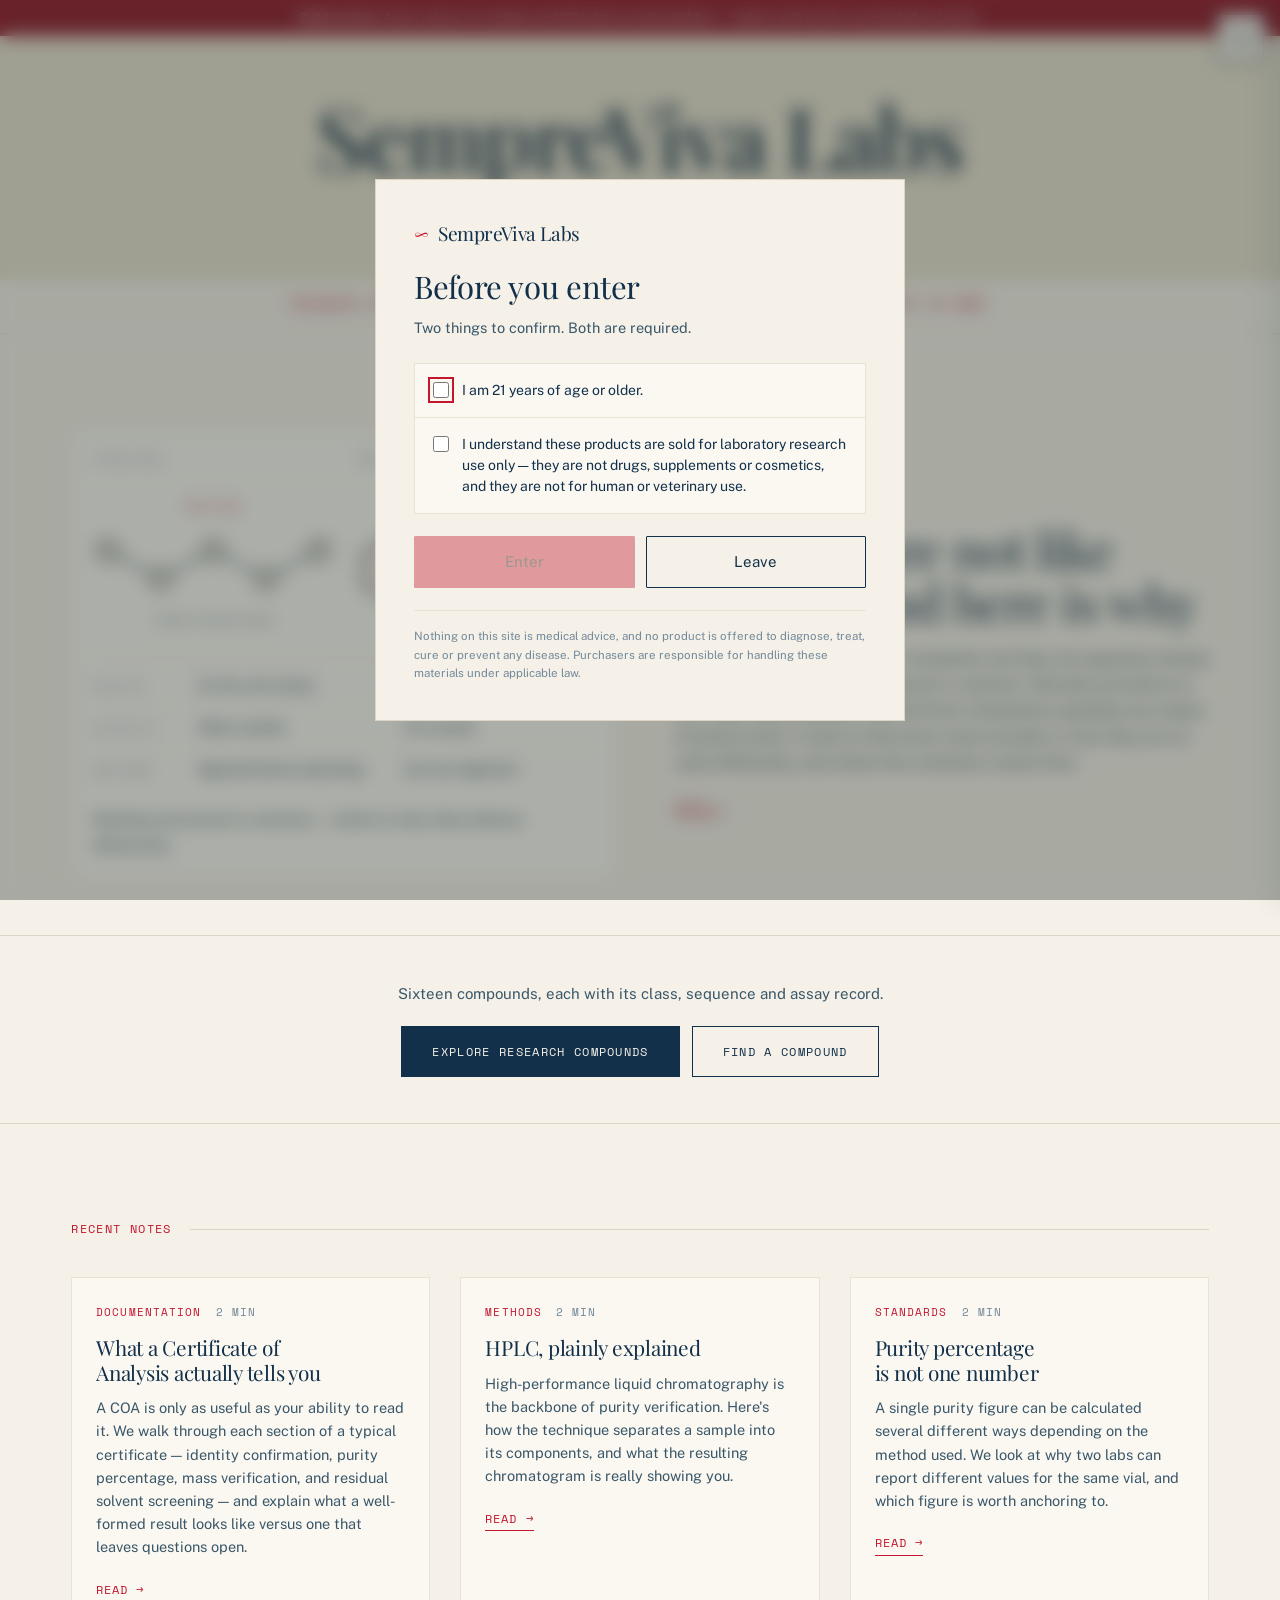
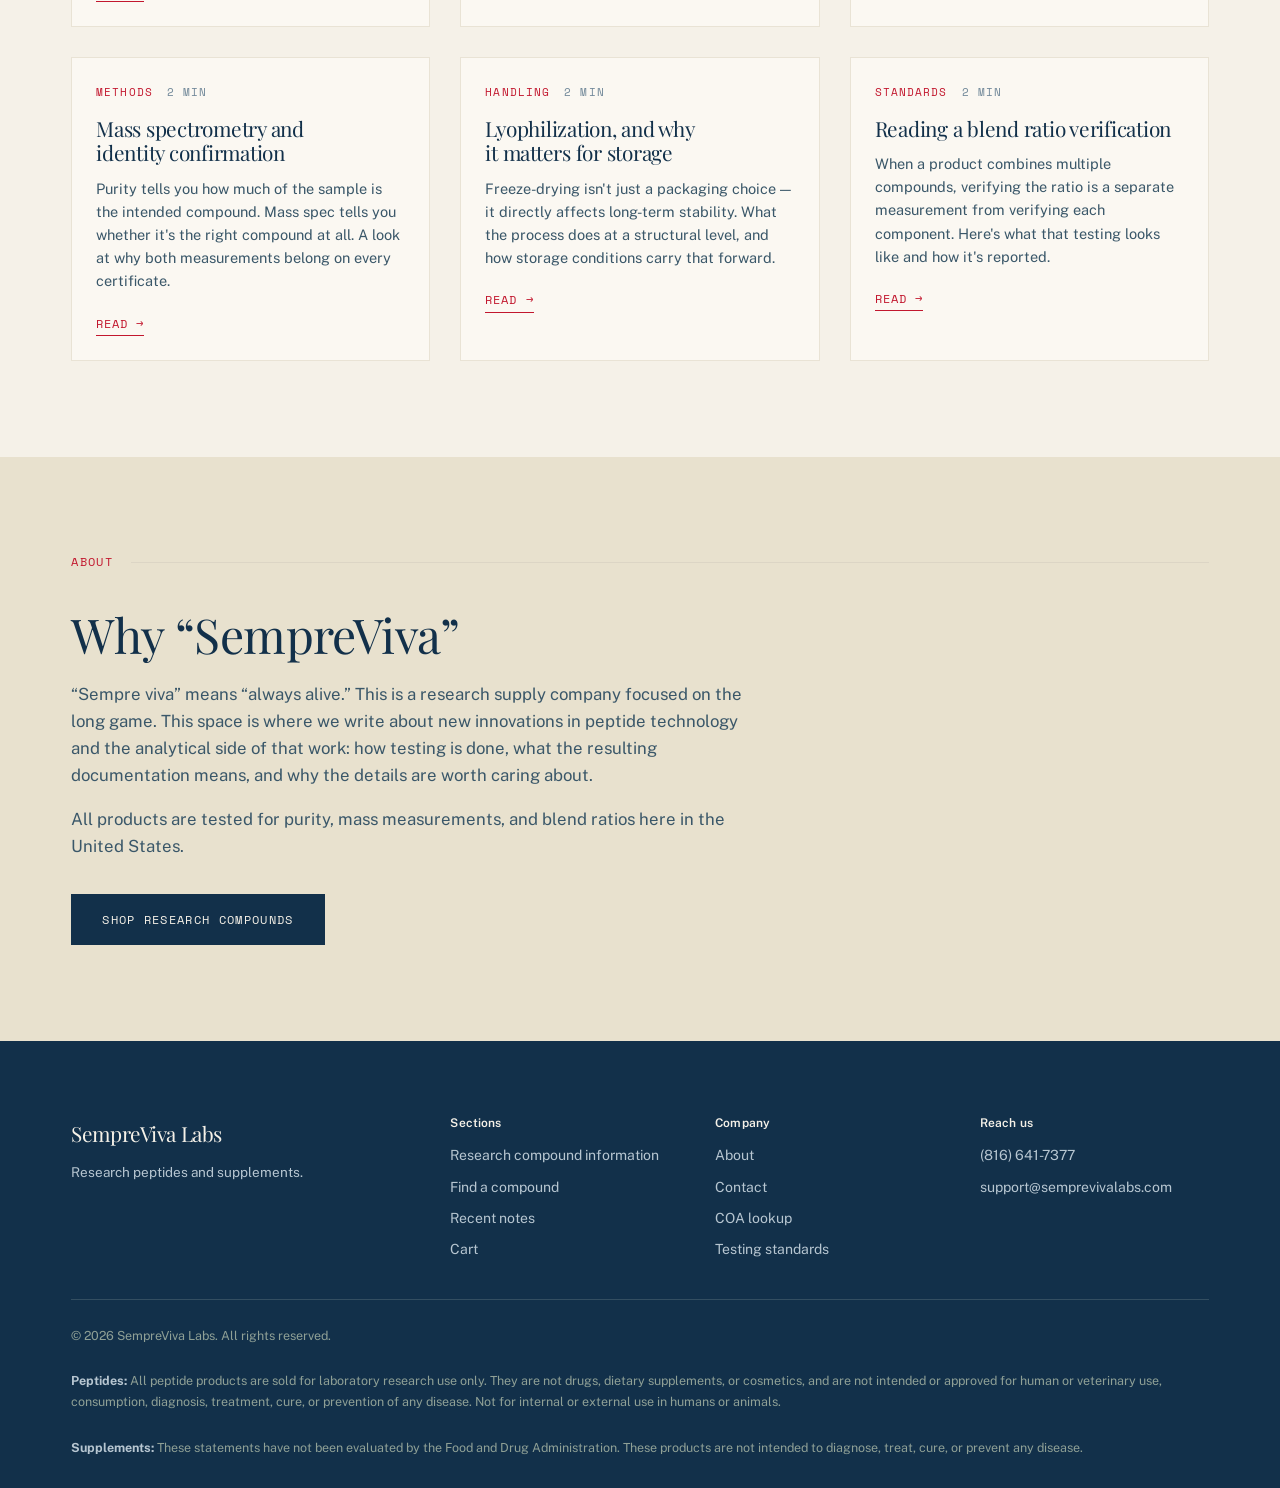
<file: index.html>
<!doctype html>
<html lang="en">
<head>
<meta charset="utf-8">
<meta name="viewport" content="width=device-width,initial-scale=1">
<meta name="robots" content="noindex,nofollow">
<title>SempreViva Labs — research peptides and supplements</title>
<meta name="description" content="Notes from the lab: new innovations in peptide technology and the analytical side of that work. All products tested for purity, mass measurements, and blend ratios in the United States.">
<link rel="icon" href="data:image/svg+xml,%3Csvg xmlns='http://www.w3.org/2000/svg' viewBox='0 0 32 32'%3E%3Crect width='32' height='32' fill='%23F5F1E8'/%3E%3Ctext x='16' y='24' font-size='21' text-anchor='middle' fill='%2312304A' font-family='Georgia,serif'%3E%E2%88%9E%3C/text%3E%3C/svg%3E">
<link rel="stylesheet" href="css/site.css?v=9c948a7-02723">
</head>
<body data-page="./">
<div id="siteHeader"></div>

<main>

  <!-- featured note -->
  <section class="sec" style="border-bottom:0;padding-bottom:clamp(34px,4.5vw,56px)">
    <div class="shell">
      <article class="feature" id="featured"></article>
    </div>
  </section>

  <!-- explore -->
  <section class="ctaband">
    <div class="shell">
      <p class="ctaband-lede">Sixteen compounds, each with its class, sequence and assay record.</p>
      <div class="ctaband-acts">
        <a class="shopcta" href="shop.html">Explore research compounds</a>
        <a class="shopcta ghost" href="matcher.html">Find a compound</a>
      </div>
    </div>
  </section>

  <!-- recent notes -->
  <section class="sec" style="border-bottom:0">
    <div class="shell">
      <div class="slabel">Recent notes</div>
      <div class="notegrid" id="noteGrid"></div>
    </div>
  </section>

  <!-- about -->
  <section class="sec" id="about" style="border-bottom:0;background:var(--paper-deep)">
    <div class="shell">
      <div class="slabel">About</div>
      <div class="aboutwrap">
        <h2>Why &ldquo;SempreViva&rdquo;</h2>
        <p>&ldquo;Sempre viva&rdquo; means &ldquo;always alive.&rdquo; This is a research supply company focused on the long game. This space is where we write about new innovations in peptide technology and the analytical side of that work: how testing is done, what the resulting documentation means, and why the details are worth caring about.</p>
        <p>All products are tested for purity, mass measurements, and blend ratios here in the United States.</p>
        <p style="margin-top:34px">
          <a class="shopcta" href="shop.html">Shop research compounds</a>
        </p>
      </div>
    </div>
  </section>

</main>

<div id="siteFooter"></div>

<script src="js/catalog.js?v=9c948a7-02723"></script>
<script src="js/site.js?v=9c948a7-02723"></script>
<script>
document.addEventListener('DOMContentLoaded', ()=>{
  const feat = NOTES.find(n=>n.featured) || NOTES[0];
  const rest = NOTES.filter(n=>n !== feat);

  document.getElementById('featured').innerHTML = `
    <div class="figure" id="heroFigure"></div>
    <div>
      <div class="eyebrow"><span>${feat.cat}</span><span class="mins">${feat.mins} min read</span></div>
      <h2>${feat.title}</h2>
      <p>${feat.dek}</p>
      <a class="readmore" href="notes.html#${slug(feat.title)}" style="margin-top:26px">Read &rarr;</a>
    </div>`;

  drawStructureCompare(document.getElementById('heroFigure'));

  document.getElementById('noteGrid').innerHTML = rest.map(n=>`
    <a class="ncard" href="notes.html#${slug(n.title)}">
      <div class="eyebrow"><span>${n.cat}</span><span class="mins">${n.mins} min</span></div>
      <h3>${n.title}</h3>
      <p>${n.dek}</p>
      <span class="readmore">Read &rarr;</span>
    </a>`).join('');
});
</script>
</body>
</html>
</file>
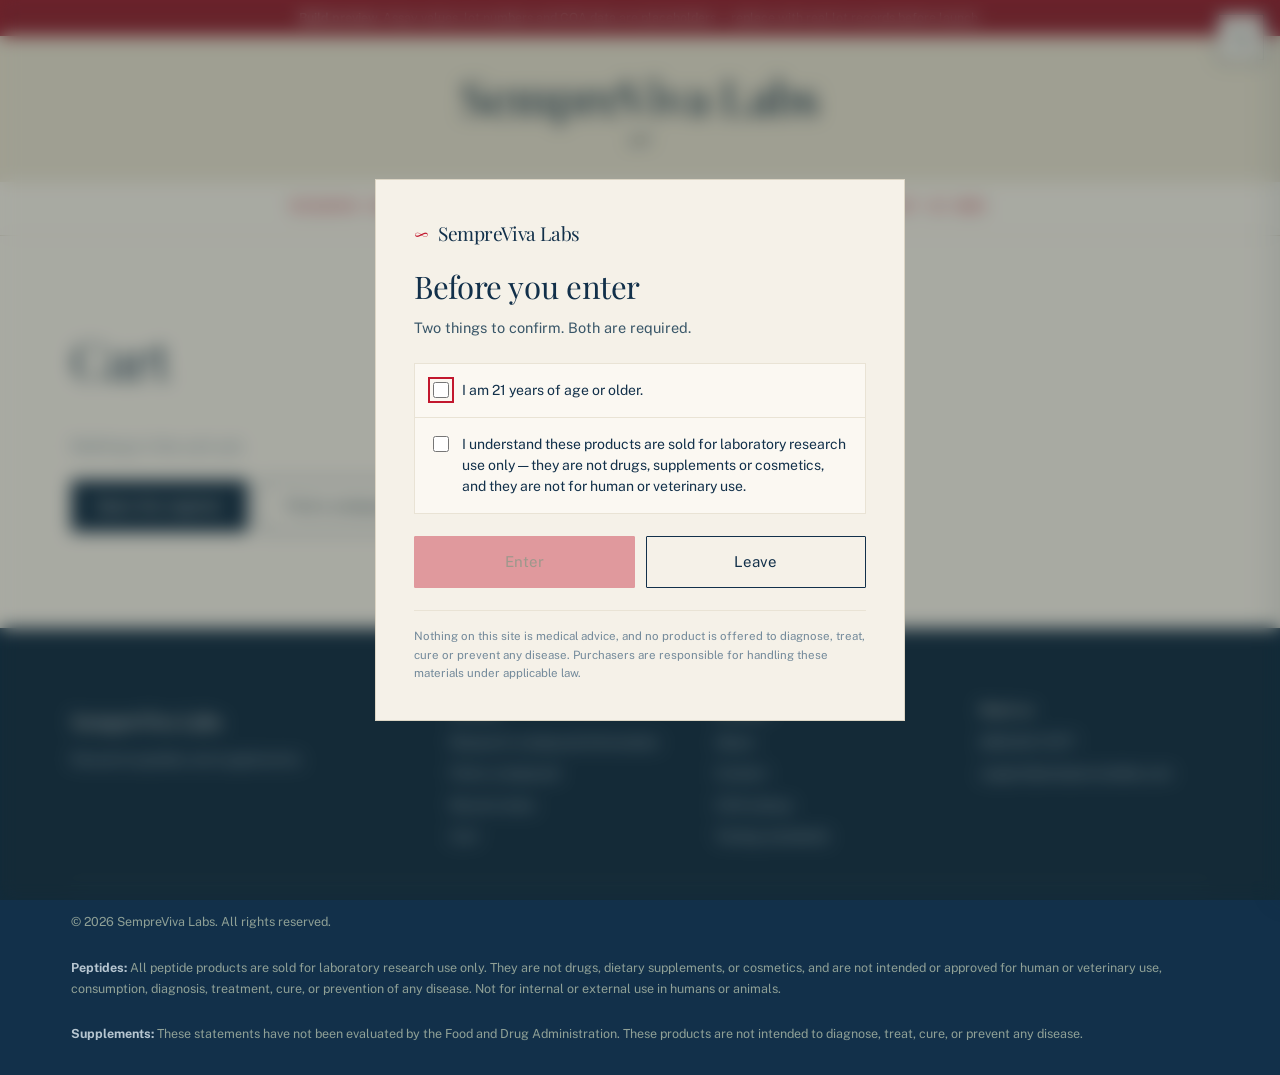
<file: cart.html>
<!doctype html>
<html lang="en">
<head>
<meta charset="utf-8">
<meta name="viewport" content="width=device-width,initial-scale=1">
<meta name="robots" content="noindex,nofollow">
<title>Cart — SempreViva Labs</title>
<link rel="icon" href="data:image/svg+xml,%3Csvg xmlns='http://www.w3.org/2000/svg' viewBox='0 0 32 32'%3E%3Crect width='32' height='32' fill='%2316211C'/%3E%3Ctext x='16' y='23' font-size='20' text-anchor='middle' fill='%23A8791B' font-family='Georgia,serif'%3E%E2%88%9E%3C/text%3E%3C/svg%3E">
<link rel="stylesheet" href="css/site.css?v=9c948a7-02723">
</head>
<body data-page="cart.html">
<div id="siteHeader"></div>

<main>
  <section class="sec" style="border-bottom:0">
    <div class="shell">
      <div class="sec-head"><h1 style="font-size:clamp(2.1rem,4.2vw,3.2rem)">Cart</h1></div>

      <div id="empty" class="hide">
        <p style="color:var(--ink-mute)">Nothing in the cart yet.</p>
        <div style="margin-top:20px;display:flex;gap:12px;flex-wrap:wrap">
          <a class="btn" href="shop.html">Open the register</a>
          <a class="btn btn-ghost" href="matcher.html">Find a compound</a>
        </div>
      </div>

      <div id="full" class="hide">
        <div id="lines"></div>
        <div class="totals">
          <div class="line"><span>Subtotal</span><span class="num" id="tSub">—</span></div>
          <div class="line"><span>Shipping</span><span class="num" id="tShip">—</span></div>
          <div class="line grand"><span>Total</span><span class="num" id="tTotal">—</span></div>
          <p id="freeHint" style="font-size:12.5px;color:var(--sage);margin-top:10px;text-align:right"></p>
        </div>

        <div class="dual" style="margin-top:52px;padding-top:40px;border-top:1px solid var(--rule)">
          <div>
            <h2 style="font-size:1.6rem;margin-bottom:14px">Shipping</h2>
            <p style="font-size:14px;color:var(--ink-mute)">Flat $9 shipping, free over $200.</p>
            <div class="notice" style="margin-top:22px">
              <p style="margin:0"><strong>Research use only.</strong> By placing this order you confirm you are ordering these materials for laboratory research use, that you are not ordering them for human or veterinary use, and that you are responsible for handling them under applicable law.</p>
            </div>
          </div>

          <form id="coForm" style="background:var(--glass);border:1px solid var(--rule);padding:28px">
            <div class="calc-row" style="grid-template-columns:1fr"><label for="f_name">Full name</label><input id="f_name" required style="font-family:var(--sans)"></div>
            <div class="calc-row" style="grid-template-columns:1fr 1fr;gap:14px">
              <span><label for="f_email" style="display:block;margin-bottom:6px">Email</label><input id="f_email" type="email" required style="font-family:var(--sans)"></span>
              <span><label for="f_phone" style="display:block;margin-bottom:6px">Phone</label><input id="f_phone" type="tel" required style="font-family:var(--sans)"></span>
            </div>
            <div class="calc-row" style="grid-template-columns:1fr"><label for="f_line1">Address</label><input id="f_line1" required style="font-family:var(--sans)"></div>
            <div class="calc-row" style="grid-template-columns:1fr"><label for="f_line2">Apt, suite (optional)</label><input id="f_line2" style="font-family:var(--sans)"></div>
            <div class="calc-row" style="grid-template-columns:2fr 1fr 1fr;gap:14px">
              <span><label for="f_city" style="display:block;margin-bottom:6px">City</label><input id="f_city" required style="font-family:var(--sans)"></span>
              <span><label for="f_state" style="display:block;margin-bottom:6px">State</label><input id="f_state" required maxlength="2" style="text-transform:uppercase"></span>
              <span><label for="f_zip" style="display:block;margin-bottom:6px">ZIP</label><input id="f_zip" required inputmode="numeric"></span>
            </div>
            <label style="display:flex;gap:11px;align-items:flex-start;font-size:13.5px;color:var(--ink-soft);margin:18px 0 20px;cursor:pointer">
              <input id="f_ack" type="checkbox" required style="width:auto;margin-top:3px">
              <span>I am ordering these materials for laboratory research use only, and not for human or veterinary use.</span>
            </label>
            <button class="btn btn-gold" type="submit" style="width:100%" id="payBtn">Place order &middot; <span class="num" id="btnTotal"></span></button>
            <div id="coOut" style="margin-top:18px"></div>
          </form>
        </div>
      </div>
    </div>
  </section>
</main>

<div id="siteFooter"></div>
<script src="js/catalog.js?v=9c948a7-02723"></script>
<script src="js/site.js?v=9c948a7-02723"></script>
<script src="js/checkout.js?v=9c948a7-02723"></script>
<script>
document.addEventListener('DOMContentLoaded', ()=>{
  const lines = document.getElementById('lines');

  function paint(){
    const items = Cart.detailed();
    document.getElementById('empty').classList.toggle('hide', items.length>0);
    document.getElementById('full').classList.toggle('hide', items.length===0);
    if(!items.length) return;

    lines.innerHTML = items.map(i=>`
      <div class="cart-line">
        <div>
          <a class="cart-name" href="product.html?sku=${i.sku}">${i.product.name}</a>
          <div class="cart-size">${i.size.label || i.mg + ' mg'} &middot; SV-${i.sku} &middot; ${money(i.size.price)} each</div>
        </div>
        <div class="qty" style="margin:0">
          <button type="button" data-sku="${i.sku}" data-mg="${i.mg}" data-d="-1" aria-label="Decrease">&minus;</button>
          <input value="${i.qty}" data-sku="${i.sku}" data-mg="${i.mg}" data-set aria-label="Quantity for ${i.product.name}">
          <button type="button" data-sku="${i.sku}" data-mg="${i.mg}" data-d="1" aria-label="Increase">+</button>
        </div>
        <div class="num" style="font-size:1.05rem;min-width:76px;text-align:right">${money(i.line)}</div>
        <button class="cart-rm" data-sku="${i.sku}" data-mg="${i.mg}" data-rm>Remove</button>
      </div>`).join('');

    document.getElementById('tSub').textContent   = money(Cart.subtotal());
    document.getElementById('tShip').textContent  = Cart.shipping() ? money(Cart.shipping()) : 'Free';
    document.getElementById('tTotal').textContent = money(Cart.total());
    document.getElementById('btnTotal').textContent = money(Cart.total());

    const gap = SVL.freeShipOver - Cart.subtotal();
    document.getElementById('freeHint').textContent =
      gap > 0 ? money(gap) + ' more for free shipping' : 'Shipping is free on this order';
  }

  lines.addEventListener('click', e=>{
    const b = e.target.closest('button'); if(!b) return;
    const sku = b.dataset.sku, mg = +b.dataset.mg;
    if(b.hasAttribute('data-rm')) return Cart.remove(sku, mg);
    if(b.dataset.d){
      const cur = Cart.read().find(i=>i.sku===sku && i.mg===mg);
      Cart.setQty(sku, mg, (cur ? cur.qty : 0) + (+b.dataset.d));
    }
  });
  lines.addEventListener('change', e=>{
    const inp = e.target.closest('[data-set]'); if(!inp) return;
    Cart.setQty(inp.dataset.sku, +inp.dataset.mg, Math.max(0, parseInt(inp.value) || 0));
  });
  document.addEventListener('cart:change', paint);

  document.getElementById('coForm').addEventListener('submit', async e=>{
    e.preventDefault();
    const v = id => document.getElementById(id).value.trim();
    const order = Checkout.buildOrder({
      name:v('f_name'), email:v('f_email'), phone:v('f_phone'),
      line1:v('f_line1'), line2:v('f_line2'), city:v('f_city'),
      state:v('f_state').toUpperCase(), zip:v('f_zip'),
      ack: document.getElementById('f_ack').checked
    });
    const out = document.getElementById('coOut');
    const btn = document.getElementById('payBtn');
    btn.disabled = true;
    try{
      const res = await Processor.charge(order);
      out.innerHTML = `<div class="notice"><p style="margin:0"><strong>Order placed.</strong> Reference ${res.reference}.</p></div>`;
      Cart.clear();
    }catch(err){
      out.innerHTML = `
        <div class="notice notice-hard"><p style="margin:0">${err.message}</p></div>
        <details style="margin-top:14px">
          <summary style="cursor:pointer;font-size:13.5px;color:var(--ink-soft)">Show order details to send</summary>
          <pre class="num" style="white-space:pre-wrap;font-size:12px;background:var(--paper);border:1px solid var(--rule);padding:16px;margin-top:10px;line-height:1.6">${Checkout.summarise(order).replace(/[<>&]/g,'')}</pre>
          <button class="btn btn-ghost btn-sm" type="button" id="copyOrder" style="margin-top:10px">Copy to clipboard</button>
        </details>`;
      const cp = document.getElementById('copyOrder');
      if(cp) cp.addEventListener('click', ()=>{
        navigator.clipboard.writeText(Checkout.summarise(order)).then(()=>{ cp.textContent='Copied'; });
      });
    }finally{ btn.disabled = false; }
  });

  paint();
});
</script>
</body>
</html>
</file>
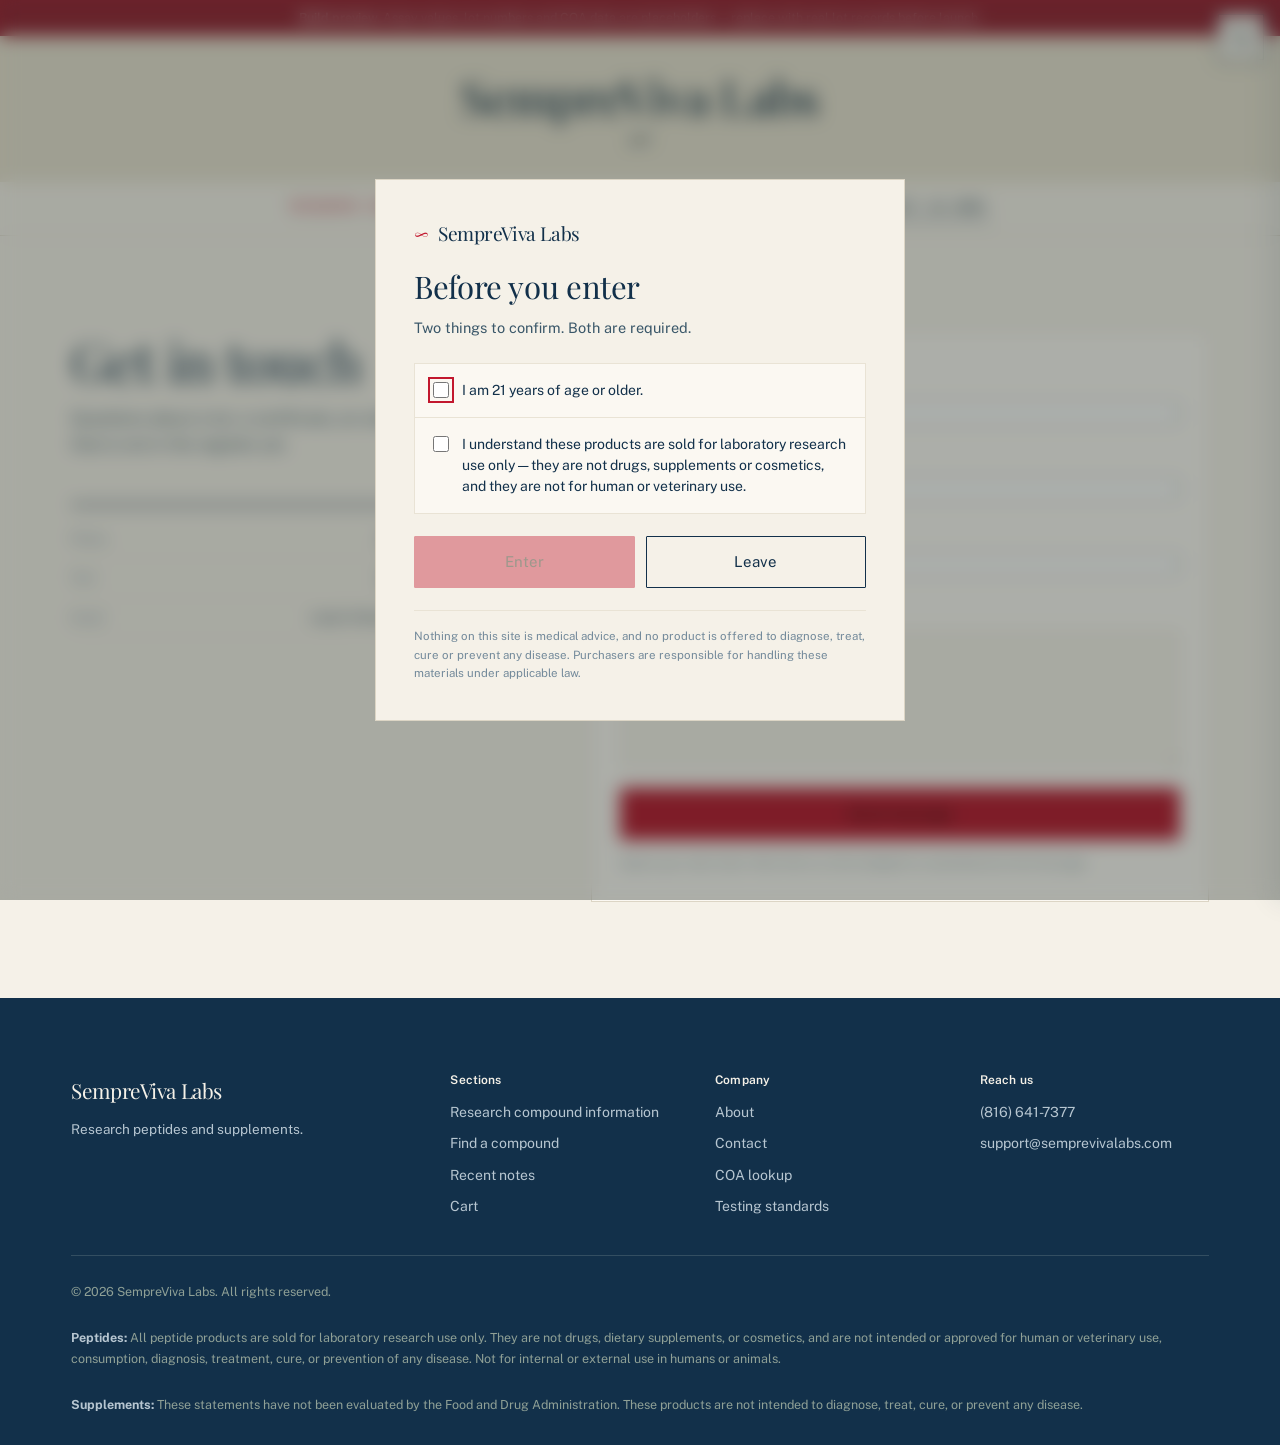
<file: contact.html>
<!doctype html>
<html lang="en">
<head>
<meta charset="utf-8">
<meta name="viewport" content="width=device-width,initial-scale=1">
<meta name="robots" content="noindex,nofollow">
<title>Contact — SempreViva Labs</title>
<meta name="description" content="Reach SempreViva Labs by phone, text, or email.">
<link rel="icon" href="data:image/svg+xml,%3Csvg xmlns=%27http://www.w3.org/2000/svg%27 viewBox=%270 0 32 32%27%3E%3Crect width=%2732%27 height=%2732%27 fill=%27%2316211C%27/%3E%3Ctext x=%2716%27 y=%2723%27 font-size=%2720%27 text-anchor=%27middle%27 fill=%27%23A8791B%27 font-family=%27Georgia,serif%27%3E%E2%88%9E%3C/text%3E%3C/svg%3E">
<link rel="stylesheet" href="css/site.css?v=9c948a7-02723">
</head>
<body data-page="contact.html">
<div id="siteHeader"></div>
<main>
  <section class="sec" style="border-bottom:0">
    <div class="shell dual">
      <div>
        <div class="sec-head">
          <h1 style="font-size:clamp(2.3rem,4.6vw,3.4rem)">Get in touch</h1>
          <p>Questions about a lot, a certificate, an order, or a compound that is not in the register yet.</p>
        </div>
        <div class="rail" style="max-width:420px">
          <dl>
            <dt>Phone</dt><dd><a href="tel:+18166417377" style="text-decoration:none">(816) 641-7377</a></dd>
            <dt>Text</dt><dd><a href="sms:+18166417377" style="text-decoration:none">(816) 641-7377</a></dd>
            <dt>Email</dt><dd style="font-size:11.5px"><a href="mailto:support@semprevivalabs.com" style="text-decoration:none">support@semprevivalabs.com</a></dd>
          </dl>
        </div>
      </div>
      <div>
        <form id="msg" style="background:var(--glass);border:1px solid var(--rule);padding:28px">
          <div class="calc-row" style="grid-template-columns:1fr">
            <label for="cName">Name</label>
            <input id="cName" required style="font-family:var(--sans)">
          </div>
          <div class="calc-row" style="grid-template-columns:1fr">
            <label for="cEmail">Email</label>
            <input id="cEmail" type="email" required style="font-family:var(--sans)">
          </div>
          <div class="calc-row" style="grid-template-columns:1fr">
            <label for="cLot">Lot number (optional)</label>
            <input id="cLot" placeholder="SV-BPC-0000">
          </div>
          <div class="calc-row" style="grid-template-columns:1fr">
            <label for="cBody">Message</label>
            <textarea id="cBody" rows="6" required
              style="font-family:var(--sans);font-size:16px;padding:11px;border:1px solid var(--rule);background:var(--paper);border-radius:1px;width:100%;resize:vertical"></textarea>
          </div>
          <button class="btn btn-gold" type="submit" style="width:100%;margin-top:6px">Send message</button>
          <p style="font-size:12px;color:var(--ink-mute);margin-top:14px">Opens your mail client. Wire this to a form endpoint to send directly from the page.</p>
        </form>
      </div>
    </div>
  </section>
</main>
<div id="siteFooter"></div>
<script src="js/catalog.js?v=9c948a7-02723"></script>
<script src="js/site.js?v=9c948a7-02723"></script>
<script>
document.getElementById('msg').addEventListener('submit', e=>{
  e.preventDefault();
  const g = id => document.getElementById(id).value.trim();
  const lot = g('cLot');
  const body = 'From: ' + g('cName') + ' <' + g('cEmail') + '>' + (lot ? '\nLot: ' + lot : '') + '\n\n' + g('cBody');
  location.href = 'mailto:support@semprevivalabs.com?subject=' +
    encodeURIComponent('Website enquiry' + (lot ? ' — lot ' + lot : '')) +
    '&body=' + encodeURIComponent(body);
});
</script>
</body>
</html>
</file>
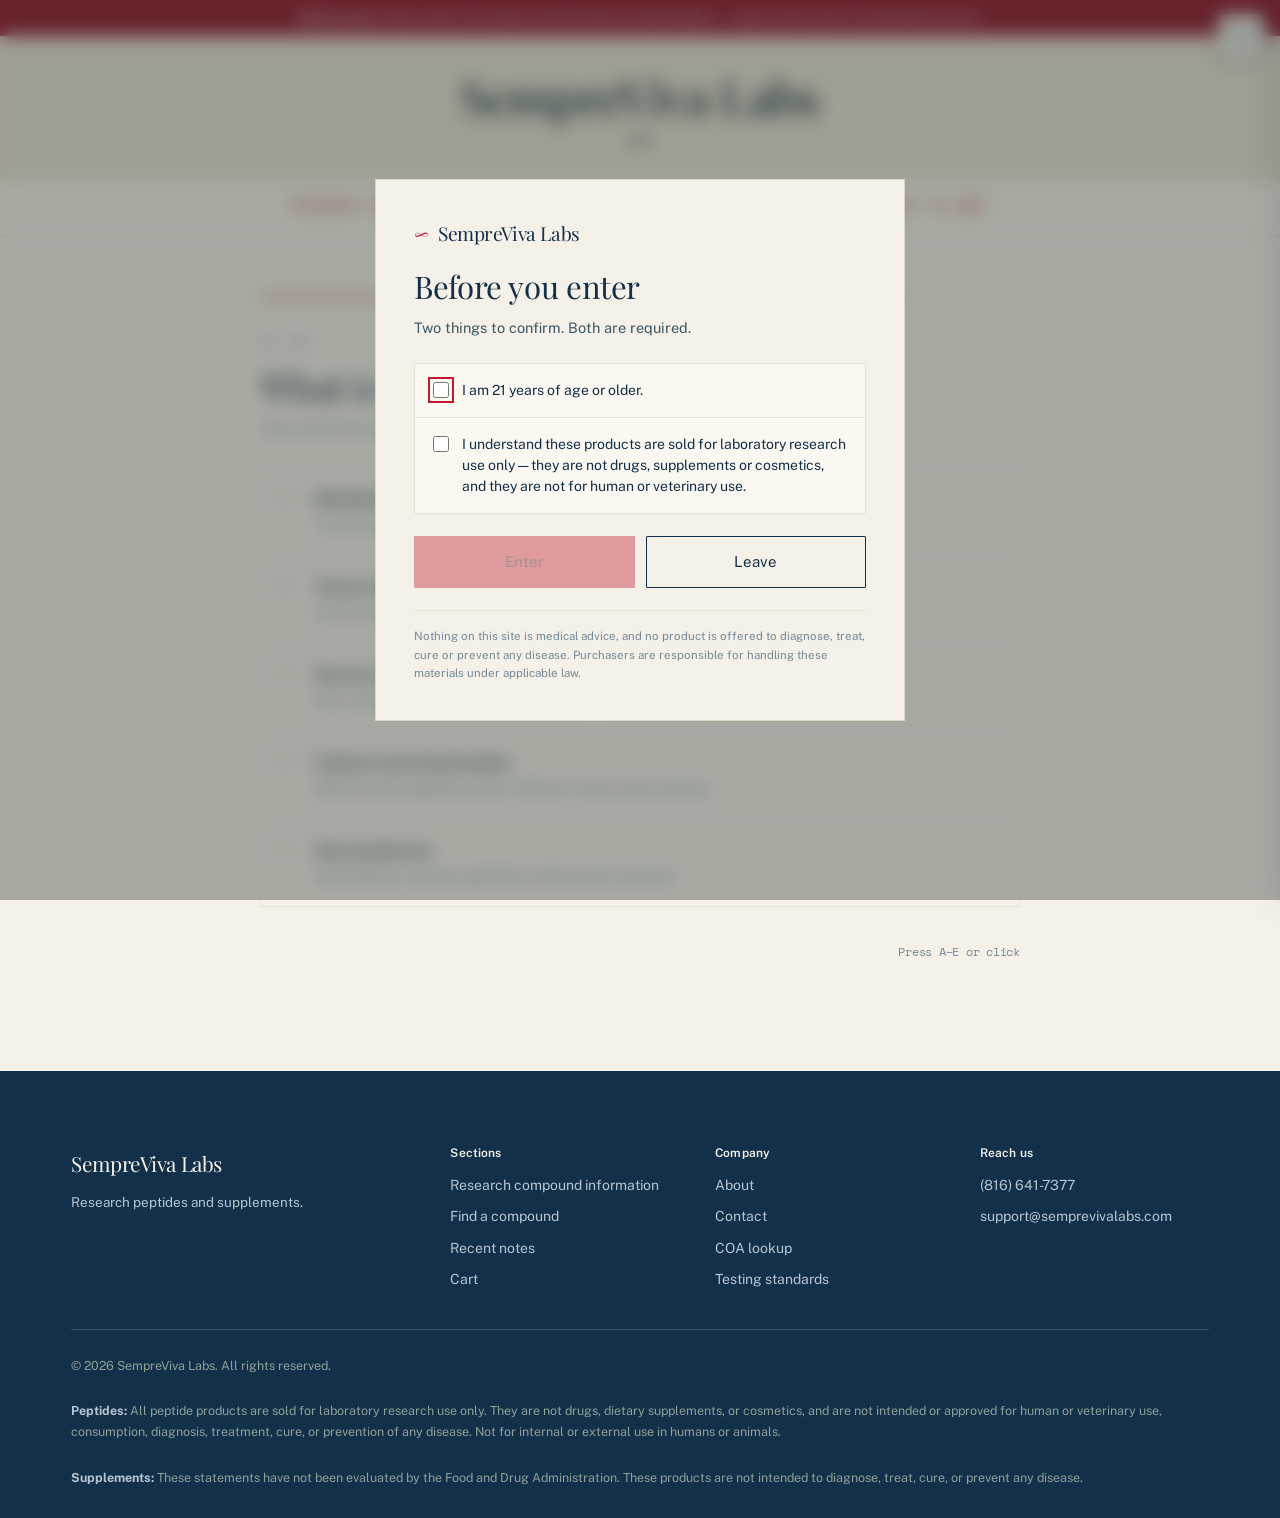
<file: matcher.html>
<!doctype html>
<html lang="en">
<head>
<meta charset="utf-8">
<meta name="viewport" content="width=device-width,initial-scale=1">
<meta name="robots" content="noindex,nofollow">
<title>Find a compound — SempreViva Labs</title>
<meta name="description" content="Six questions about your research design, scored against all sixteen compounds in the register.">
<link rel="icon" href="data:image/svg+xml,%3Csvg xmlns='http://www.w3.org/2000/svg' viewBox='0 0 32 32'%3E%3Crect width='32' height='32' fill='%2316211C'/%3E%3Ctext x='16' y='23' font-size='20' text-anchor='middle' fill='%23A8791B' font-family='Georgia,serif'%3E%E2%88%9E%3C/text%3E%3C/svg%3E">
<link rel="stylesheet" href="css/site.css?v=9c948a7-02723">
</head>
<body data-page="matcher.html">
<div id="siteHeader"></div>

<main class="shell">
  <div class="matcher">
    <div class="mprog" id="prog" aria-hidden="true"></div>
    <div id="stage"></div>
  </div>
</main>

<div id="siteFooter"></div>
<script src="js/catalog.js?v=9c948a7-02723"></script>
<script src="js/site.js?v=9c948a7-02723"></script>
<script src="js/matcher.js?v=9c948a7-02723"></script>
<script>
document.addEventListener('DOMContentLoaded', ()=>{
  const stage = document.getElementById('stage');
  const prog  = document.getElementById('prog');
  const ans = {};
  let step = 0;

  prog.innerHTML = QUESTIONS.map(()=>'<span></span>').join('');

  function paintProg(){
    [...prog.children].forEach((s,i)=>s.classList.toggle('on', i<=step && step<QUESTIONS.length));
  }

  function renderQ(){
    const Q = QUESTIONS[step];
    paintProg();
    stage.innerHTML = `
      <div class="mstep">
        <p class="num" style="font-size:12px;color:var(--ink-mute);margin-bottom:14px">
          ${String(step+1).padStart(2,'0')} / ${String(QUESTIONS.length).padStart(2,'0')}
        </p>
        <h1 class="mq">${Q.q}</h1>
        <p class="mhint">${Q.hint}</p>
        <div class="mopts" role="group">
          ${Q.opts.map(([v,t,d],i)=>`
            <button class="mopt" data-v="${v}" aria-pressed="${ans[Q.id]===v}">
              <span class="mopt-k">${String.fromCharCode(65+i)}</span>
              <span><span class="mopt-t">${t}</span>${d?`<span class="mopt-d" style="display:block">${d}</span>`:''}</span>
            </button>`).join('')}
        </div>
        <div class="mnav">
          <button class="mback" id="back" ${step===0?'style="visibility:hidden"':''}>&larr; Back</button>
          <span class="num" style="font-size:12px;color:var(--ink-mute)">Press A–E or click</span>
        </div>
      </div>`;

    stage.querySelectorAll('.mopt').forEach(b=>b.addEventListener('click', ()=>pick(b.dataset.v)));
    const back = document.getElementById('back');
    if(back) back.addEventListener('click', ()=>{ if(step>0){ step--; renderQ(); } });
  }

  function pick(v){
    ans[QUESTIONS[step].id] = v;
    step++;
    if(step < QUESTIONS.length) renderQ(); else renderResults();
  }

  document.addEventListener('keydown', e=>{
    if(step >= QUESTIONS.length) return;
    const i = e.key.toUpperCase().charCodeAt(0) - 65;
    const opts = QUESTIONS[step].opts;
    if(i>=0 && i<opts.length && !e.metaKey && !e.ctrlKey) pick(opts[i][0]);
    if(e.key==='Backspace' && step>0){ e.preventDefault(); step--; renderQ(); }
  });

  function renderResults(){
    paintProg();
    const ranked = rank(ans);
    // Only compounds that actually sit in the chosen research area go on the
    // shortlist. If the area holds fewer than three, show fewer rather than
    // padding it out with something from a different area.
    const inArea = ranked.filter(r => r.p.areas.includes(ans.area));
    const top  = (inArea.length ? inArea : ranked).slice(0,3);
    const rest = ranked.filter(r => !top.includes(r)).slice(0,3);
    const WORD = {1:'One that fits', 2:'Two that fit', 3:'Three that fit'};
    const areaName = CATEGORIES.find(c=>c.id===ans.area).label.toLowerCase();

    stage.innerHTML = `
      <div class="mres">
        <p class="num" style="font-size:12px;color:var(--ink-mute);margin-bottom:14px">Result</p>
        <h1 class="mq" style="margin-bottom:12px">${WORD[top.length] || 'What fits'}</h1>
        <p class="mhint" style="margin-bottom:36px">
          Scored across all sixteen entries on research area, form, study window, handling complexity, and price ceiling. Area carries the most weight.${top.length < 3 ? ` The register holds ${top.length === 1 ? 'only one compound' : 'only ' + top.length + ' compounds'} in ${areaName}, so the shortlist is short.` : ''}
        </p>

        ${top.map(r=>`
          <article class="match">
            <div class="mscore">
              <div class="n">${r.norm}</div>
              <div class="l">score</div>
              <div class="mbar"><i data-w="${r.norm}"></i></div>
            </div>
            <div>
              <a href="product.html?sku=${r.p.sku}" style="font-family:var(--display);font-size:1.5rem;text-decoration:none;letter-spacing:-.015em">${r.p.name}</a>
              <p style="font-size:14px;color:var(--ink-mute);margin:5px 0 0">${r.p.klass}</p>
              <ul class="mwhy">${r.why.map(w=>`<li>${w}</li>`).join('')}</ul>
            </div>
            <div style="text-align:right">
              <div class="num" style="font-size:1.2rem">${money(lowest(r.p))}</div>
              <a class="btn btn-ghost btn-sm" style="margin-top:10px" href="product.html?sku=${r.p.sku}">View</a>
            </div>
          </article>`).join('')}

        <details style="margin-top:40px;border-top:1px solid var(--rule);padding-top:20px">
          <summary style="cursor:pointer;font-size:14.5px;color:var(--ink-soft)">Why the next ${rest.length} scored lower</summary>
          <div style="margin-top:18px;display:grid;gap:14px">
            ${rest.map(r=>`
              <div style="display:flex;gap:16px;align-items:baseline;font-size:14px">
                <span class="num" style="color:var(--ink-mute);min-width:34px">${r.norm}</span>
                <span><a href="product.html?sku=${r.p.sku}" style="color:inherit">${r.p.name}</a>
                <span style="color:var(--ink-mute)"> — ${r.why[0] || 'outside the stated research area'}${lowest(r.p) > +ans.budget ? `, and ${money(lowest(r.p))} is over your ceiling` : ''}</span></span>
              </div>`).join('')}
          </div>
        </details>

        <div style="margin-top:40px;display:flex;gap:12px;flex-wrap:wrap">
          <a class="btn" href="shop.html">See the full register</a>
          <button class="btn btn-ghost" id="again">Start over</button>
        </div>

        <div class="notice" style="margin-top:36px">
          <p style="margin:0">This is a catalogue filter, not advice. It ranks sixteen products against six answers about study design and nothing else. All products are supplied for laboratory research use only.</p>
        </div>
      </div>`;

    requestAnimationFrame(()=>{
      stage.querySelectorAll('.mbar i').forEach(b=>{ b.style.width = b.dataset.w + '%'; });
    });
    document.getElementById('again').addEventListener('click', ()=>{
      step = 0; Object.keys(ans).forEach(k=>delete ans[k]); renderQ();
    });
  }

  renderQ();
});
</script>
</body>
</html>
</file>
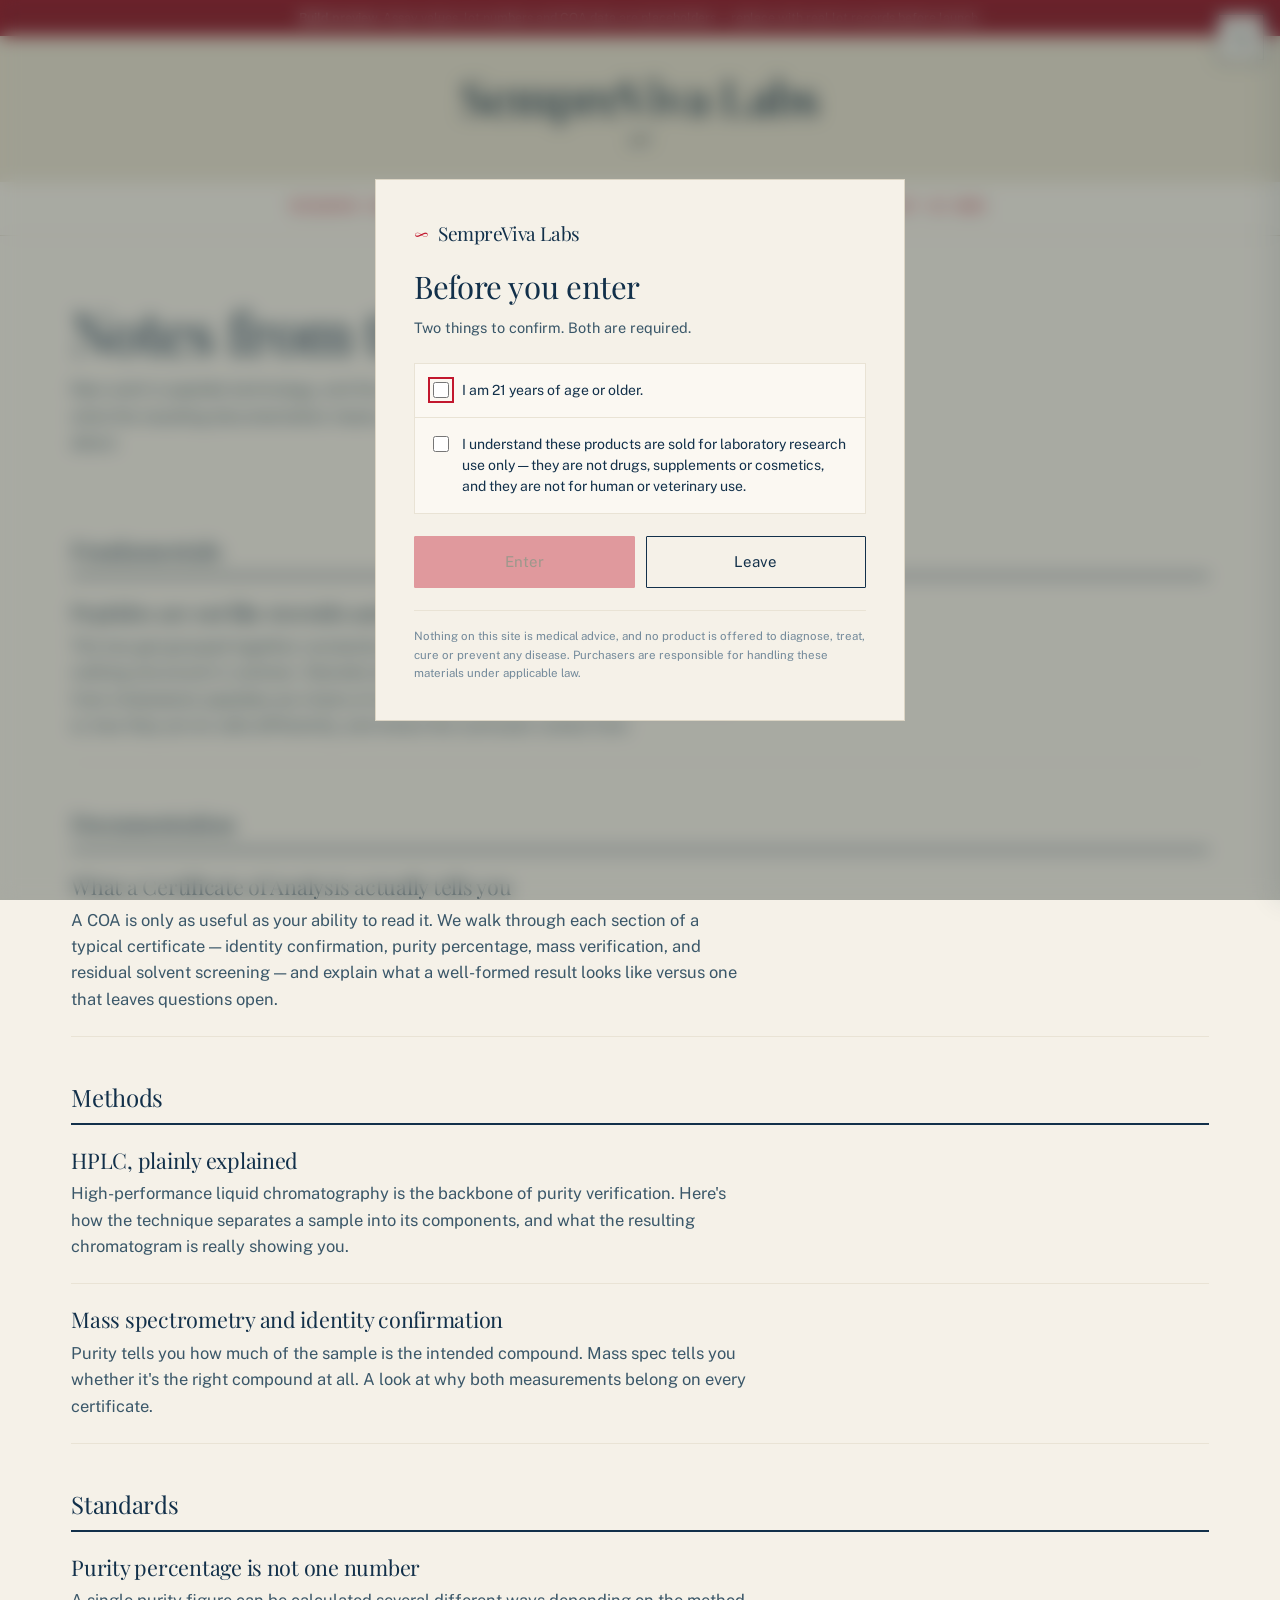
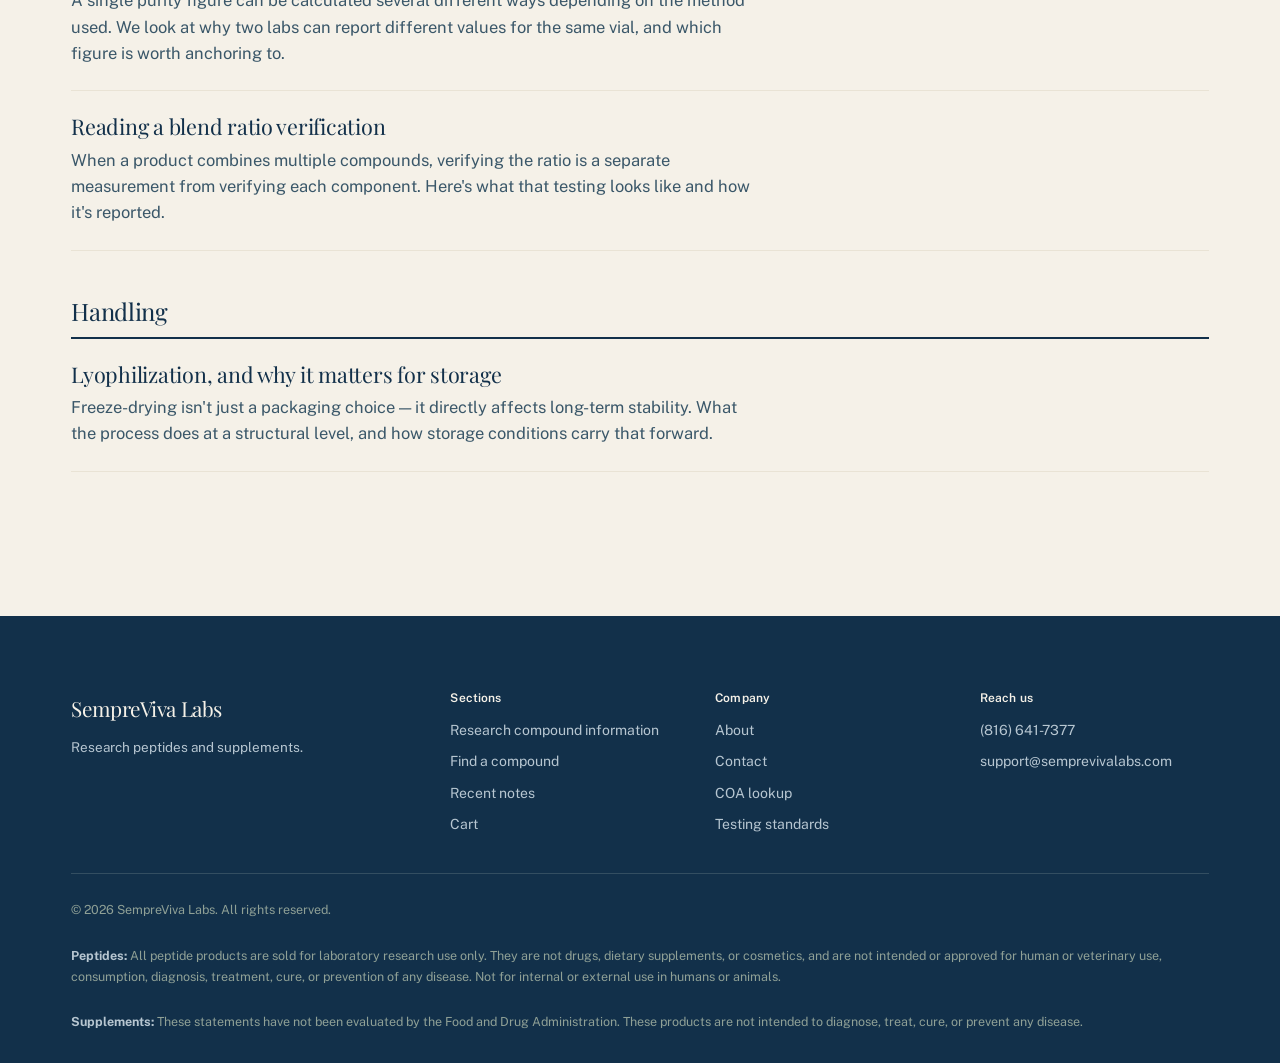
<file: notes.html>
<!doctype html>
<html lang="en">
<head>
<meta charset="utf-8">
<meta name="viewport" content="width=device-width,initial-scale=1">
<meta name="robots" content="noindex,nofollow">
<link rel="icon" href="data:image/svg+xml,%3Csvg xmlns=%27http://www.w3.org/2000/svg%27 viewBox=%270 0 32 32%27%3E%3Crect width=%2732%27 height=%2732%27 fill=%27%2316211C%27/%3E%3Ctext x=%2716%27 y=%2723%27 font-size=%2720%27 text-anchor=%27middle%27 fill=%27%23A8791B%27 font-family=%27Georgia,serif%27%3E%E2%88%9E%3C/text%3E%3C/svg%3E">
<link rel="stylesheet" href="css/site.css?v=9c948a7-02723">
<title>Notes from the lab — SempreViva Labs</title>
<meta name="description" content="Writing on peptide analysis: HPLC, mass spectrometry, certificates of analysis, purity standards, and lyophilisation.">
</head>
<body data-page="notes.html">
<div id="siteHeader"></div>
<main>
  <section class="sec sec-tight" style="border-bottom:0;padding-bottom:0">
    <div class="shell">
      <div class="sec-head">
        <h1 style="font-size:clamp(2.3rem,4.6vw,3.6rem)">Notes from the lab</h1>
        <p>New work in peptide technology, and the analytical side of it: how testing is done, what the resulting documentation means, and why the details are worth caring about.</p>
      </div>
    </div>
  </section>
  <section class="sec" style="padding-top:clamp(24px,3vw,36px);border-bottom:0">
    <div class="shell">
      <div id="noteList"></div>
    </div>
  </section>
</main>
<div id="siteFooter"></div>
<script src="js/catalog.js?v=9c948a7-02723"></script>
<script src="js/site.js?v=9c948a7-02723"></script>
<script>
document.addEventListener('DOMContentLoaded', ()=>{
  const groups = {};
  NOTES.forEach(n=>{ (groups[n.cat] = groups[n.cat] || []).push(n); });
  document.getElementById('noteList').innerHTML = Object.entries(groups).map(([cat,items])=>`
    <div style="margin-bottom:48px">
      <h2 style="font-size:1.5rem;padding-bottom:12px;border-bottom:2px solid var(--ink);margin-bottom:0">${cat}</h2>
      ${items.map(n=>`
        <article id="${slug(n.title)}" style="padding:24px 0;border-bottom:1px solid var(--rule-fine)">
          <h3 style="font-size:1.35rem;margin-bottom:8px">${n.title}</h3>
          <p style="color:var(--ink-soft);margin:0">${n.dek}</p>
        </article>`).join('')}
    </div>`).join('');
});
</script>
</body>
</html>
</file>
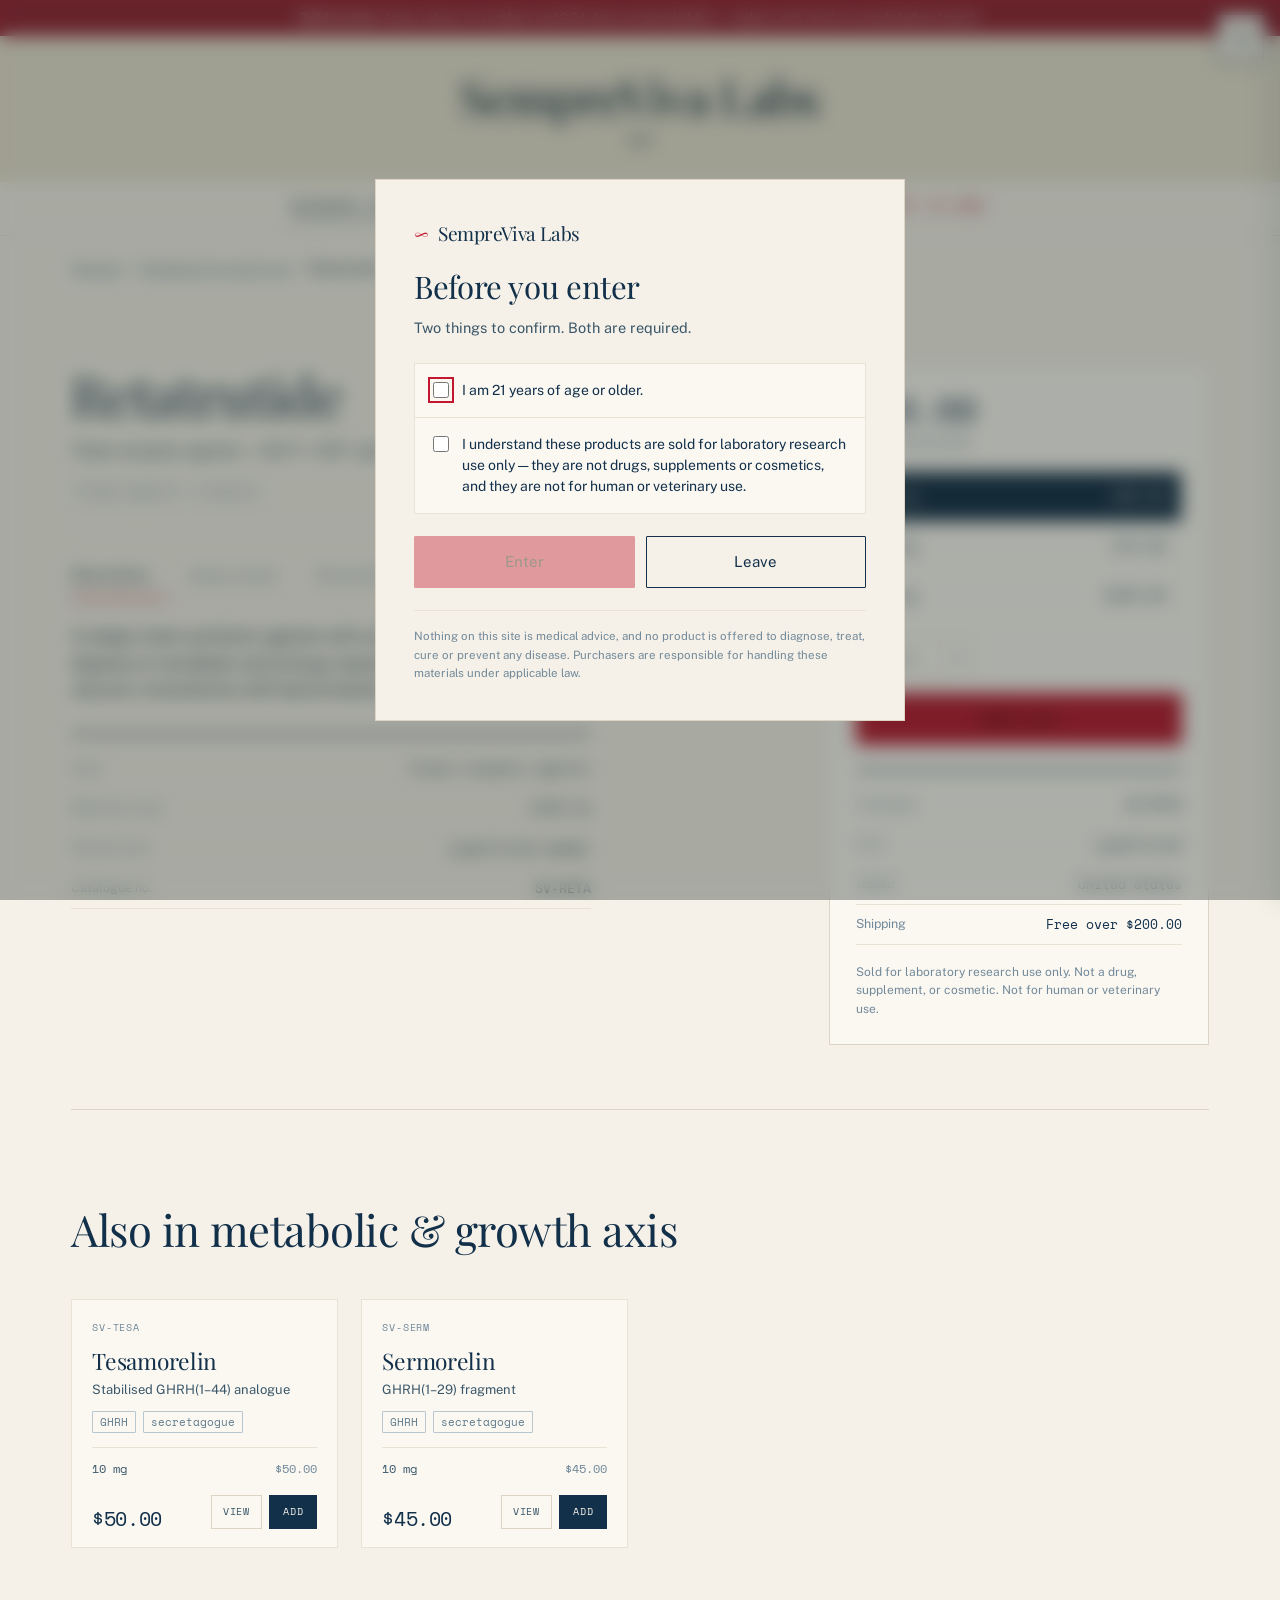
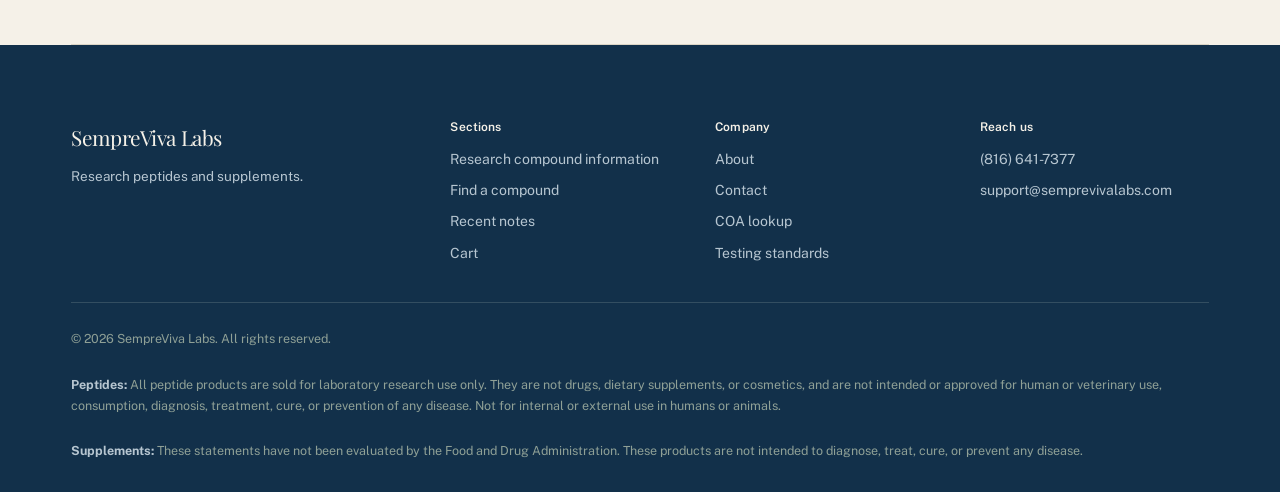
<file: product.html>
<!doctype html>
<html lang="en">
<head>
<meta charset="utf-8">
<meta name="viewport" content="width=device-width,initial-scale=1">
<meta name="robots" content="noindex,nofollow">
<link rel="icon" href="data:image/svg+xml,%3Csvg xmlns=%27http://www.w3.org/2000/svg%27 viewBox=%270 0 32 32%27%3E%3Crect width=%2732%27 height=%2732%27 fill=%27%2316211C%27/%3E%3Ctext x=%2716%27 y=%2723%27 font-size=%2720%27 text-anchor=%27middle%27 fill=%27%23A8791B%27 font-family=%27Georgia,serif%27%3E%E2%88%9E%3C/text%3E%3C/svg%3E">
<link rel="stylesheet" href="css/site.css?v=9c948a7-02723">
<title>Compound — SempreViva Labs</title>
</head>
<body data-page="shop.html">
<div id="siteHeader"></div>
<main class="shell" id="pd"></main>
<div id="siteFooter"></div>
<script src="js/catalog.js?v=9c948a7-02723"></script>
<script src="js/site.js?v=9c948a7-02723"></script>
<script src="js/product.js?v=9c948a7-02723"></script>
</body>
</html>
</file>
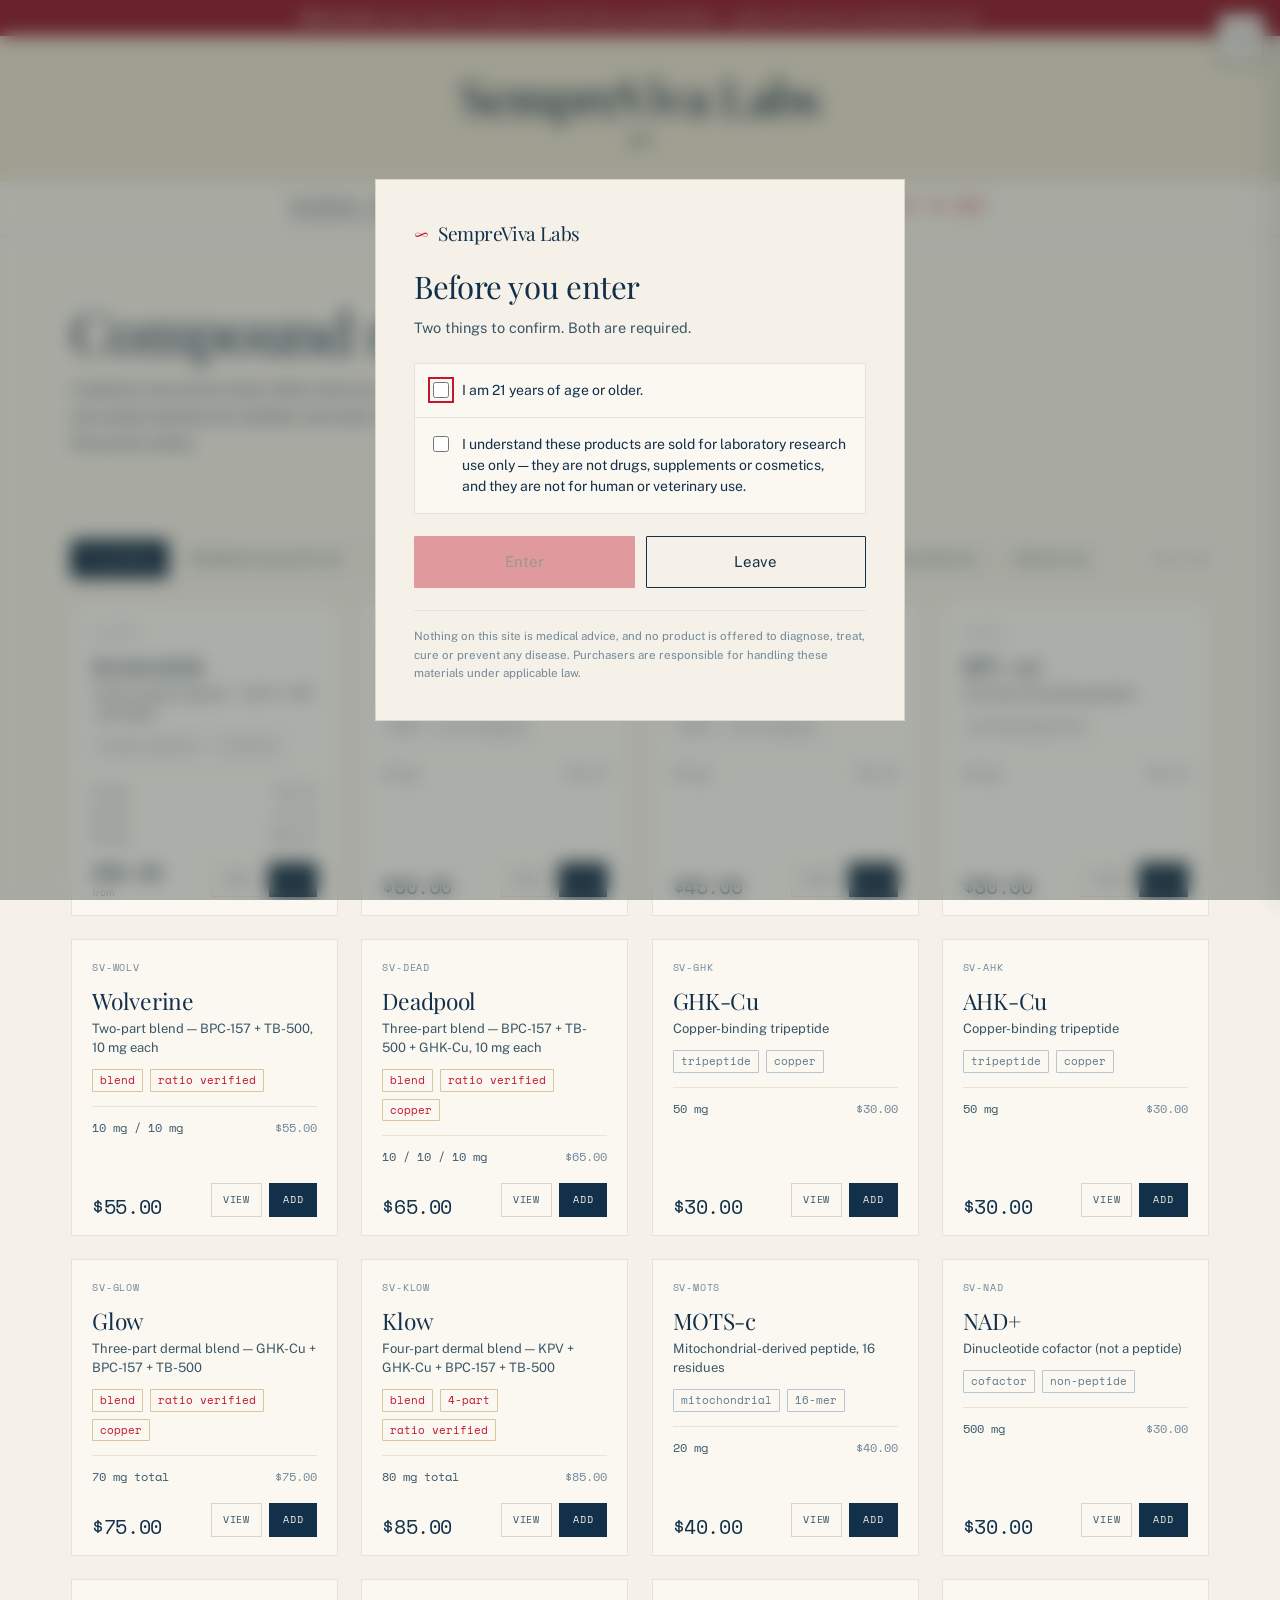
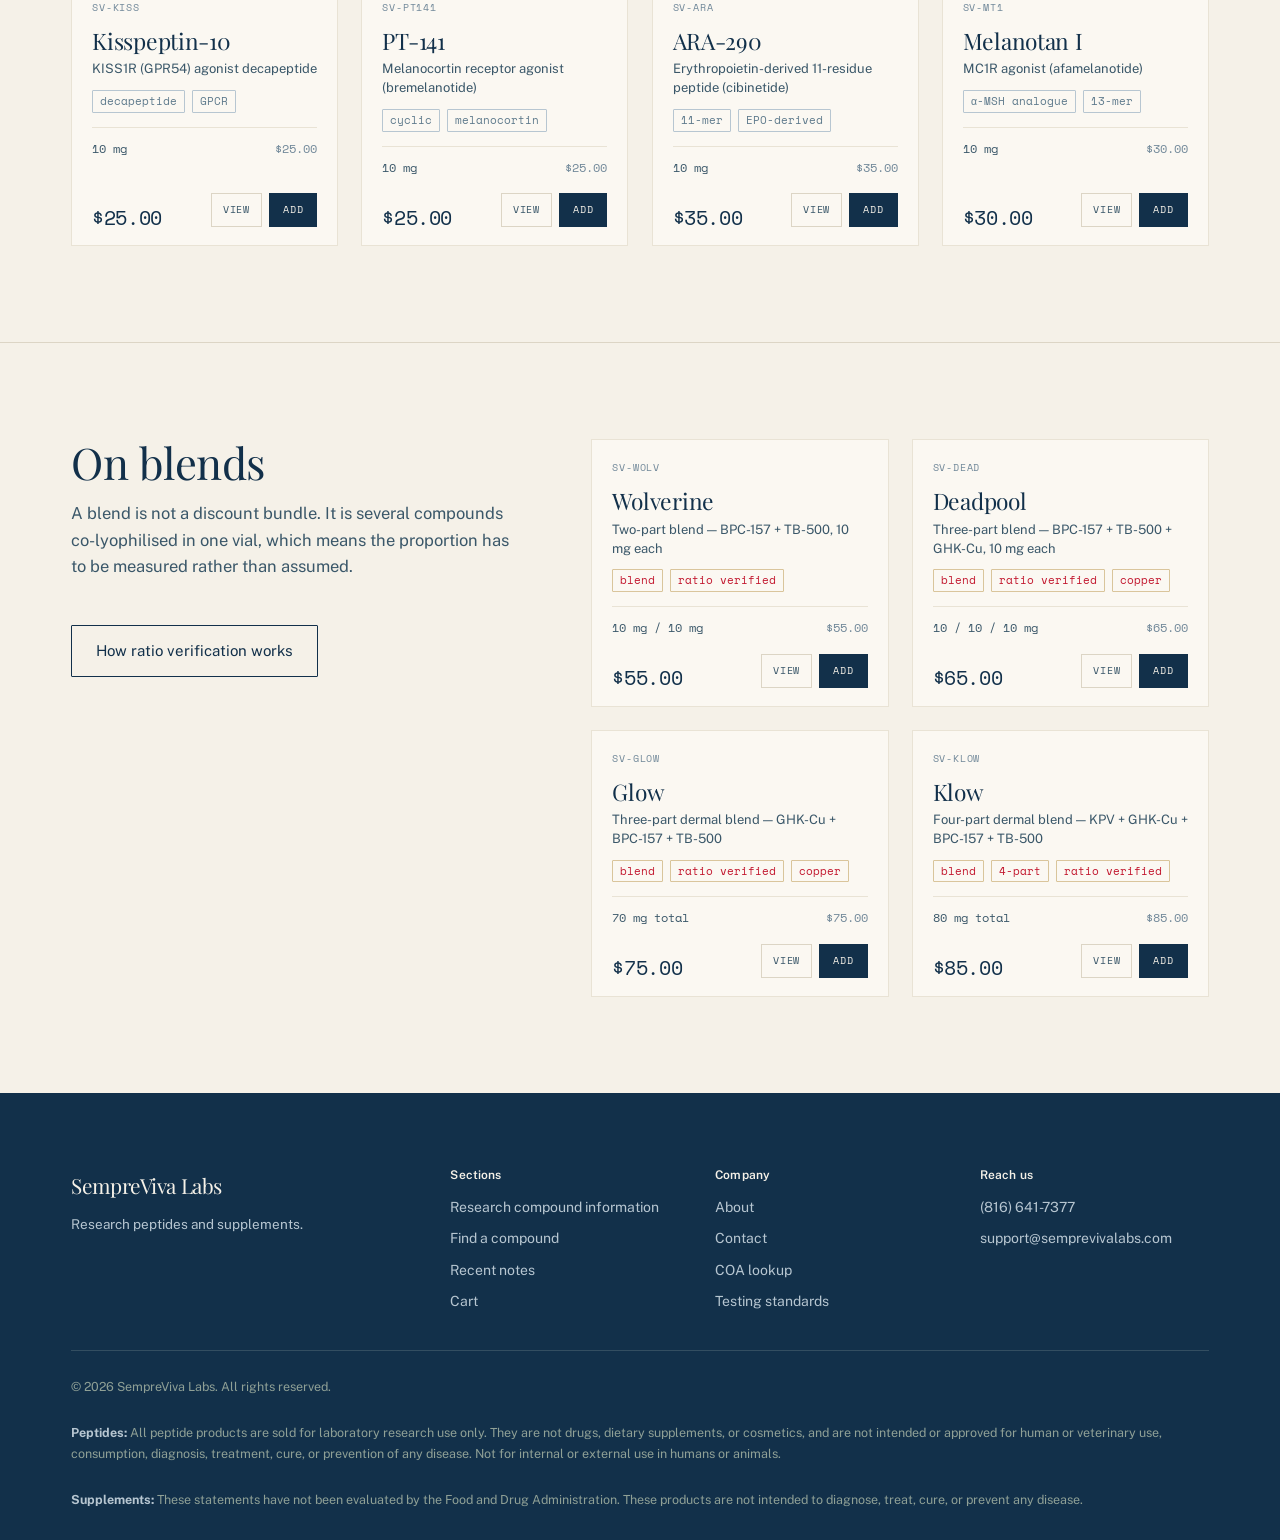
<file: shop.html>
<!doctype html>
<html lang="en">
<head>
<meta charset="utf-8">
<meta name="viewport" content="width=device-width,initial-scale=1">
<meta name="robots" content="noindex,nofollow">
<link rel="icon" href="data:image/svg+xml,%3Csvg xmlns=%27http://www.w3.org/2000/svg%27 viewBox=%270 0 32 32%27%3E%3Crect width=%2732%27 height=%2732%27 fill=%27%2316211C%27/%3E%3Ctext x=%2716%27 y=%2723%27 font-size=%2720%27 text-anchor=%27middle%27 fill=%27%23A8791B%27 font-family=%27Georgia,serif%27%3E%E2%88%9E%3C/text%3E%3C/svg%3E">
<link rel="stylesheet" href="css/site.css?v=9c948a7-02723">
<title>Compound register — SempreViva Labs</title>
<meta name="description" content="Sixteen research compounds listed by class, mass, and sequence. Every lot tested for identity, purity, and blend ratio.">
</head>
<body data-page="shop.html">
<div id="siteHeader"></div>

<main>
  <section class="sec sec-tight" style="border-bottom:0;padding-bottom:0">
    <div class="shell">
      <div class="sec-head">
        <h1 style="font-size:clamp(2.3rem,4.6vw,3.6rem)">Compound register</h1>
        <p>Listed by structural class rather than by use. Sequence is shown where a defined one exists; blends are marked, and each carries a ratio verification in addition to the purity assay.</p>
      </div>
    </div>
  </section>

  <section class="sec" style="padding-top:clamp(28px,3vw,40px)">
    <div class="shell">
      <div class="filters" id="filters"></div>
      <div class="pgrid" id="register"></div>
      <p id="empty" class="hide" style="padding:40px 0;color:var(--ink-mute)">Nothing in the register matches that filter.</p>
    </div>
  </section>

  <section class="sec" id="blends" style="border-bottom:0">
    <div class="shell dual">
      <div>
        <div class="sec-head">
          <h2>On blends</h2>
          <p>A blend is not a discount bundle. It is several compounds co-lyophilised in one vial, which means the proportion has to be measured rather than assumed.</p>
        </div>
        <a class="btn btn-ghost" href="testing.html#ratio">How ratio verification works</a>
      </div>
      <div>
        <div class="pgrid" id="blendList"></div>
      </div>
    </div>
  </section>
</main>

<div id="siteFooter"></div>
<script src="js/catalog.js?v=9c948a7-02723"></script>
<script src="js/site.js?v=9c948a7-02723"></script>
<script>
document.addEventListener('DOMContentLoaded', ()=>{
  let active = 'all';
  const reg = document.getElementById('register');
  const empty = document.getElementById('empty');

  const chips = [['all','Everything'], ...CATEGORIES.map(c=>[c.id,c.label]), ['blend','Blends only']];
  document.getElementById('filters').innerHTML =
    chips.map(([id,l])=>`<button class="chip" data-f="${id}" aria-pressed="${id==='all'}">${l}</button>`).join('') +
    '<span class="filter-count" id="count"></span>';

  function paint(){
    const list = PRODUCTS.filter(p =>
      active==='all' ? true : active==='blend' ? p.blend : p.cat===active);
    reg.innerHTML = list.map(gridCard).join('');
    empty.classList.toggle('hide', list.length>0);
    document.getElementById('count').textContent = list.length + ' of ' + PRODUCTS.length;
  }

  document.getElementById('filters').addEventListener('click', e=>{
    const b = e.target.closest('.chip'); if(!b) return;
    active = b.dataset.f;
    document.querySelectorAll('.chip').forEach(c=>c.setAttribute('aria-pressed', String(c===b)));
    paint();
  });
  paint();

  document.getElementById('blendList').innerHTML =
    PRODUCTS.filter(p=>p.blend).map(gridCard).join('');
});
</script>
</body>
</html>
</file>
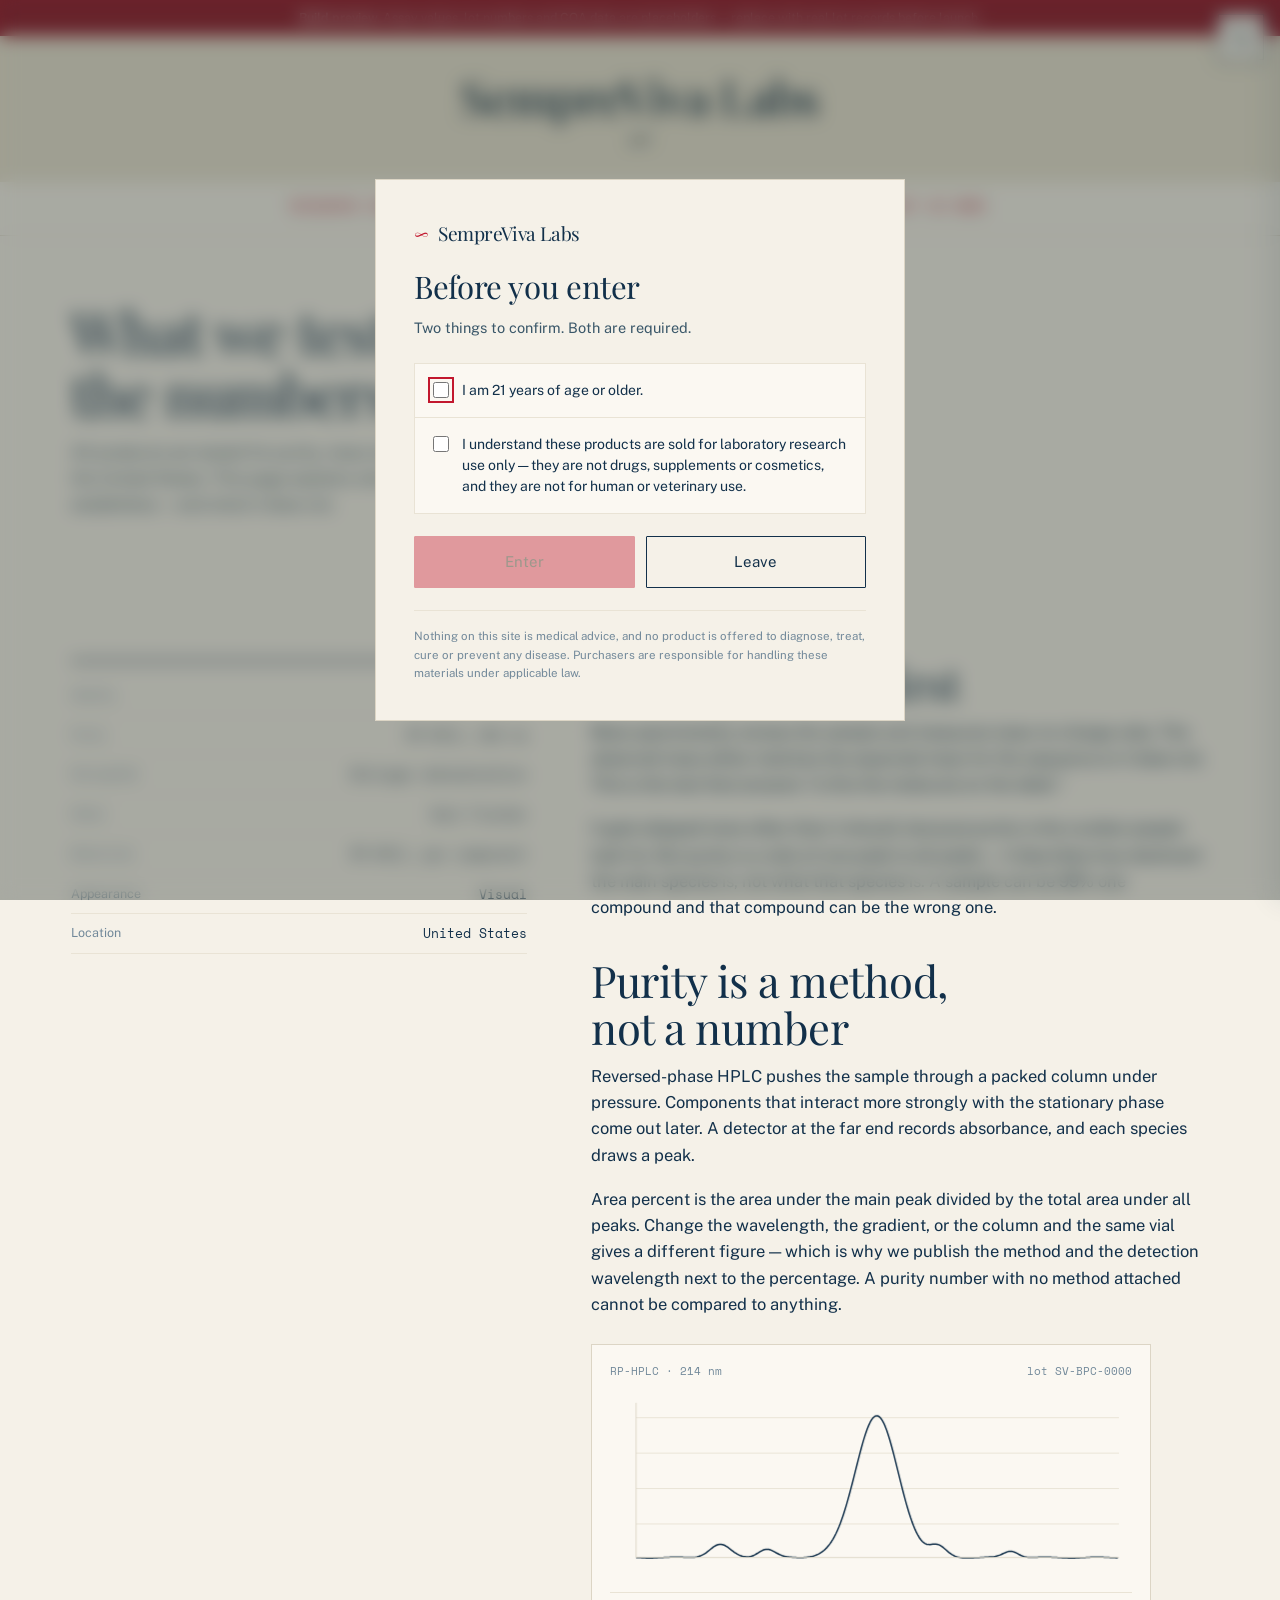
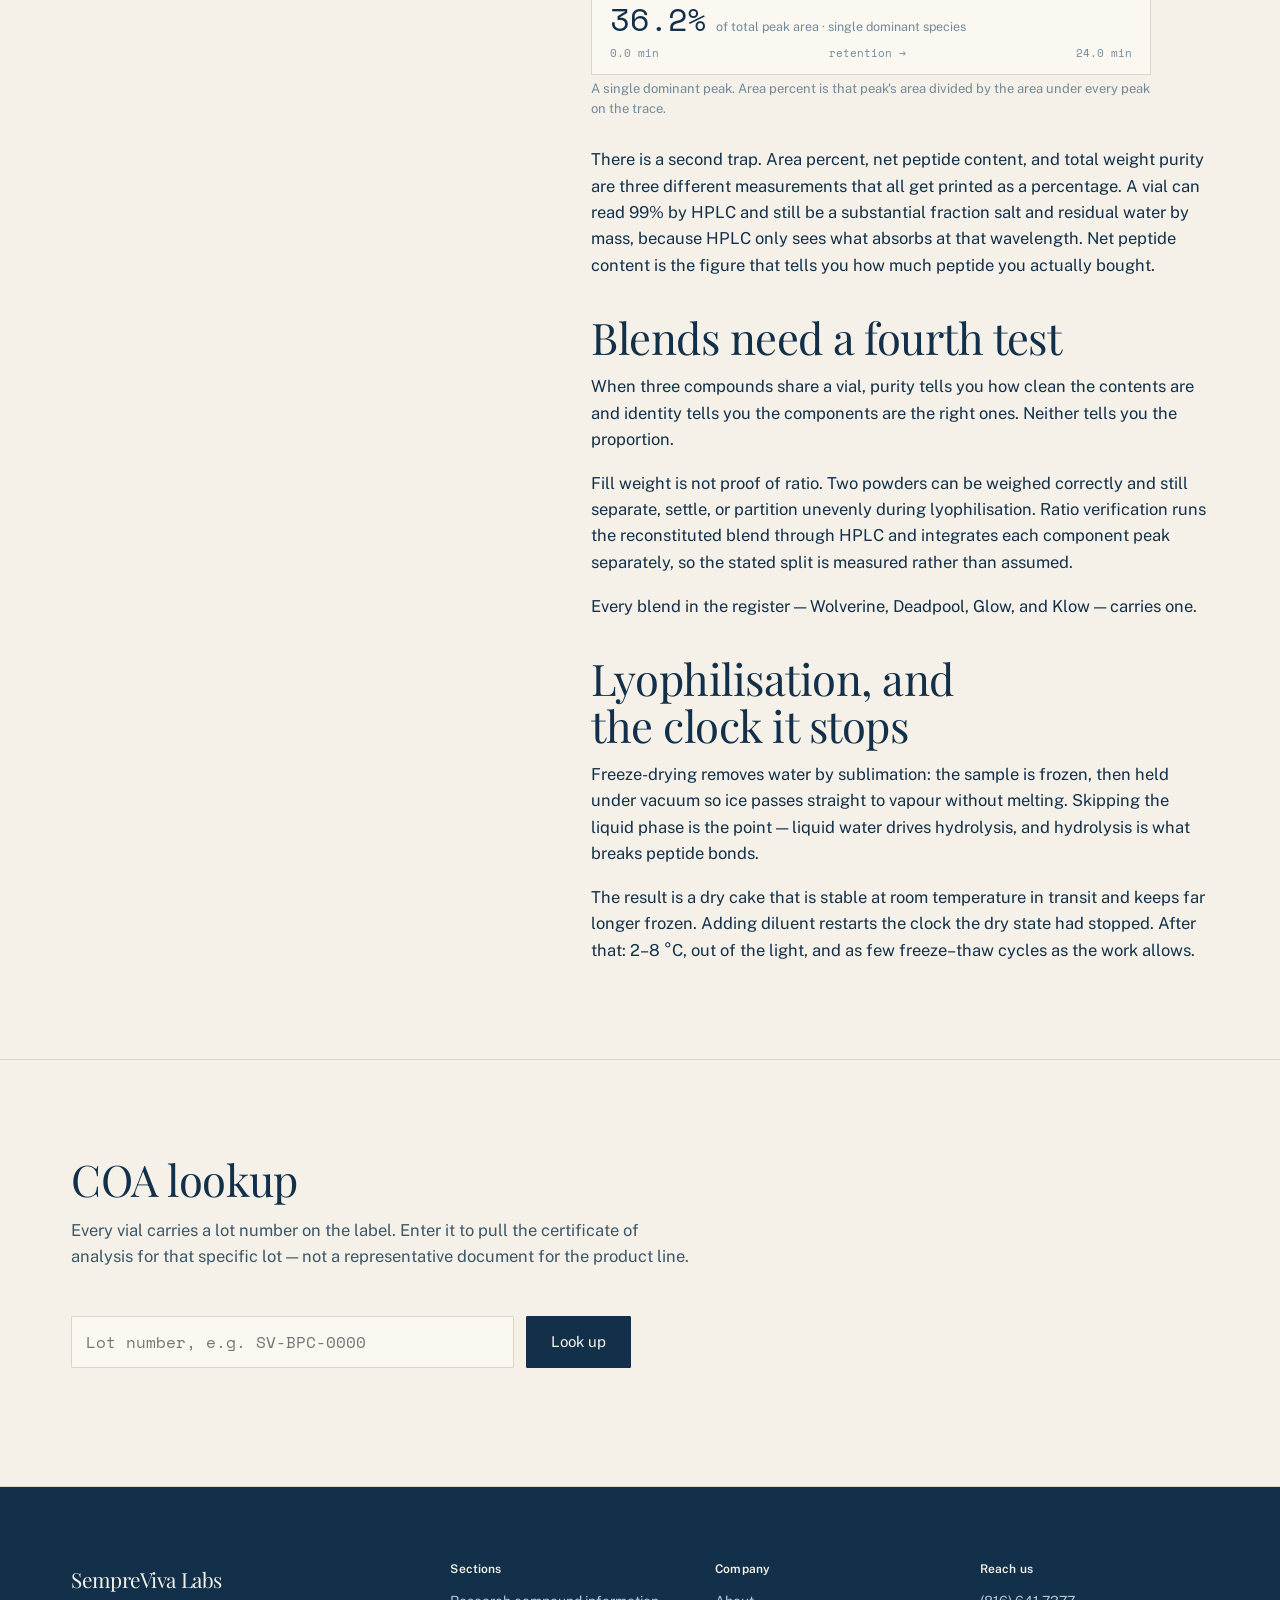
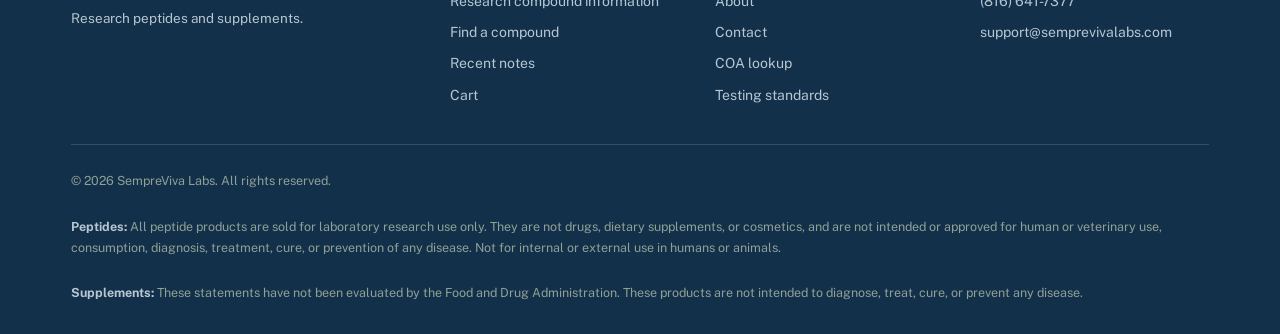
<file: testing.html>
<!doctype html>
<html lang="en">
<head>
<meta charset="utf-8">
<meta name="viewport" content="width=device-width,initial-scale=1">
<meta name="robots" content="noindex,nofollow">
<title>Testing standards — SempreViva Labs</title>
<meta name="description" content="How every lot is tested: identity by mass spectrometry, purity by RP-HPLC, and blend ratio verification. All testing performed in the United States.">
<link rel="icon" href="data:image/svg+xml,%3Csvg xmlns=%27http://www.w3.org/2000/svg%27 viewBox=%270 0 32 32%27%3E%3Crect width=%2732%27 height=%2732%27 fill=%27%2316211C%27/%3E%3Ctext x=%2716%27 y=%2723%27 font-size=%2720%27 text-anchor=%27middle%27 fill=%27%23A8791B%27 font-family=%27Georgia,serif%27%3E%E2%88%9E%3C/text%3E%3C/svg%3E">
<link rel="stylesheet" href="css/site.css?v=9c948a7-02723">
</head>
<body data-page="testing.html">
<div id="siteHeader"></div>
<main>

  <section class="sec sec-tight" style="border-bottom:0;padding-bottom:0">
    <div class="shell">
      <div class="sec-head">
        <h1 style="font-size:clamp(2.3rem,4.6vw,3.6rem)">What we test, and what the numbers mean</h1>
        <p>All products are tested for purity, mass measurements, and blend ratios here in the United States. This page explains what each of those tests actually establishes — and what it does not.</p>
      </div>
    </div>
  </section>

  <section class="sec">
    <div class="shell dual">
      <div class="rail">
        <dl>
          <dt>Identity</dt><dd>ESI-MS</dd>
          <dt>Purity</dt><dd>RP-HPLC, 214 nm</dd>
          <dt>Net peptide</dt><dd>Nitrogen determination</dd>
          <dt>Water</dt><dd>Karl Fischer</dd>
          <dt>Blend ratio</dt><dd>RP-HPLC, per component</dd>
          <dt>Appearance</dt><dd>Visual</dd>
          <dt>Location</dt><dd>United States</dd>
        </dl>
      </div>
      <div class="stack" style="--sp:36px">
        <div id="identity">
          <h2 style="margin-bottom:12px">Identity comes first</h2>
          <p>Mass spectrometry ionises the sample and measures mass-to-charge ratio. The observed mass either matches the expected mass for the sequence or it does not. This is the test that answers "is this the molecule on the label."</p>
          <p>It gets skipped more often than it should, because purity is the number people look for. But purity is a ratio of one peak to all peaks — it describes how dominant the main species is, not what that species is. A sample can be 99% one compound and that compound can be the wrong one.</p>
        </div>

        <div id="purity">
          <h2 style="margin-bottom:12px">Purity is a method, not a number</h2>
          <p>Reversed-phase HPLC pushes the sample through a packed column under pressure. Components that interact more strongly with the stationary phase come out later. A detector at the far end records absorbance, and each species draws a peak.</p>
          <p>Area percent is the area under the main peak divided by the total area under all peaks. Change the wavelength, the gradient, or the column and the same vial gives a different figure — which is why we publish the method and the detection wavelength next to the percentage. A purity number with no method attached cannot be compared to anything.</p>
          <div class="chroma" id="hplcFigure" style="margin:26px 0 4px;max-width:560px"></div>
          <p style="font-size:13px;color:var(--ink-mute);max-width:560px;margin-bottom:26px">A single dominant peak. Area percent is that peak's area divided by the area under every peak on the trace.</p>
          <p>There is a second trap. Area percent, net peptide content, and total weight purity are three different measurements that all get printed as a percentage. A vial can read 99% by HPLC and still be a substantial fraction salt and residual water by mass, because HPLC only sees what absorbs at that wavelength. Net peptide content is the figure that tells you how much peptide you actually bought.</p>
        </div>

        <div id="ratio">
          <h2 style="margin-bottom:12px">Blends need a fourth test</h2>
          <p>When three compounds share a vial, purity tells you how clean the contents are and identity tells you the components are the right ones. Neither tells you the proportion.</p>
          <p>Fill weight is not proof of ratio. Two powders can be weighed correctly and still separate, settle, or partition unevenly during lyophilisation. Ratio verification runs the reconstituted blend through HPLC and integrates each component peak separately, so the stated split is measured rather than assumed.</p>
          <p>Every blend in the register — Wolverine, Deadpool, Glow, and Klow — carries one.</p>
        </div>

        <div id="handling">
          <h2 style="margin-bottom:12px">Lyophilisation, and the clock it stops</h2>
          <p>Freeze-drying removes water by sublimation: the sample is frozen, then held under vacuum so ice passes straight to vapour without melting. Skipping the liquid phase is the point — liquid water drives hydrolysis, and hydrolysis is what breaks peptide bonds.</p>
          <p>The result is a dry cake that is stable at room temperature in transit and keeps far longer frozen. Adding diluent restarts the clock the dry state had stopped. After that: 2–8&nbsp;°C, out of the light, and as few freeze–thaw cycles as the work allows.</p>
        </div>
      </div>
    </div>
  </section>

  <section class="sec" id="coa">
    <div class="shell">
      <div class="sec-head">
        <h2>COA lookup</h2>
        <p>Every vial carries a lot number on the label. Enter it to pull the certificate of analysis for that specific lot — not a representative document for the product line.</p>
      </div>
      <form id="coaForm" style="display:flex;gap:12px;flex-wrap:wrap;max-width:560px">
        <input id="coaLot" type="text" placeholder="Lot number, e.g. SV-BPC-0000" aria-label="Lot number"
               style="flex:1;min-width:240px;font-family:var(--mono);font-size:16px;padding:13px 14px;border:1px solid var(--rule);background:var(--glass);border-radius:1px">
        <button class="btn" type="submit">Look up</button>
      </form>
      <div id="coaOut" style="margin-top:22px;max-width:640px"></div>
    </div>
  </section>

</main>
<div id="siteFooter"></div>
<script src="js/catalog.js?v=9c948a7-02723"></script>
<script src="js/site.js?v=9c948a7-02723"></script>
<script>
drawChromatogram(document.getElementById('hplcFigure'), {purity:99.2, lot:'lot SV-BPC-0000'});

document.getElementById('coaForm').addEventListener('submit', e=>{
  e.preventDefault();
  const lot = document.getElementById('coaLot').value.trim();
  const out = document.getElementById('coaOut');
  if(!lot){ out.innerHTML=''; return; }
  out.innerHTML = `<div class="notice notice-hard">
    <p style="margin:0"><strong>Lookup not connected.</strong> No record found for <span class="num">${lot.replace(/[<>&]/g,'')}</span>.
    This form is wired and ready — point it at the lot record store and it will return the certificate for that lot.
    Until then, email <a href="mailto:support@semprevivalabs.com" style="color:inherit">support@semprevivalabs.com</a> with the lot number.</p></div>`;
});
</script>
</body>
</html>
</file>
<file: css/site.css>
/* ============================================================
   SempreViva Labs
   Concept: the everlasting flower. Preserved, then reconstituted.
   ============================================================ */

@import url('https://fonts.googleapis.com/css2?family=Playfair+Display:ital,wght@0,400;0,500;0,600;0,700;1,400;1,500&family=Public+Sans:ital,wght@0,300;0,400;0,500;0,600;1,400&family=Space+Mono:wght@400;700&display=swap');

:root{
  --paper:#F5F1E8;
  --paper-deep:#E8E1CE;
  --glass:#FBF8F2;
  --ink:#12304A;
  --ink-soft:#3A5769;
  --ink-mute:#72899A;
  --gold:#C2172E;
  --gold-lift:#A31324;
  --sage:#5E7A8C;
  --sage-pale:#B7C6D1;
  --rust:#9B2233;
  --rule:#DCD5C5;
  --rule-fine:#E9E3D5;

  --display:'Playfair Display',Georgia,serif;
  --sans:'Public Sans',system-ui,-apple-system,sans-serif;
  --mono:'Space Mono',ui-monospace,monospace;

  --measure:68ch;
  --gut:clamp(20px,4vw,56px);
  --shell:1240px;
  --ease:cubic-bezier(.2,.7,.3,1);
}

*,*::before,*::after{box-sizing:border-box;}
html{-webkit-text-size-adjust:100%;scroll-behavior:smooth;}
@media (prefers-reduced-motion:reduce){
  html{scroll-behavior:auto;}
  *,*::before,*::after{animation-duration:.001ms!important;animation-iteration-count:1!important;transition-duration:.001ms!important;}
}
body{
  margin:0;background:var(--paper);color:var(--ink);
  font-family:var(--sans);font-size:16.5px;line-height:1.6;font-weight:400;
  -webkit-font-smoothing:antialiased;
}
img{max-width:100%;display:block;}
a{color:inherit;}
button{font:inherit;color:inherit;}
:focus-visible{outline:2px solid var(--gold);outline-offset:3px;border-radius:2px;}

h1,h2,h3,h4{
  font-family:var(--display);font-weight:400;
  line-height:1.08;letter-spacing:-.012em;margin:0;
  text-wrap:balance;
}
h1{font-size:clamp(2.7rem,6.4vw,5.1rem);}
h2{font-size:clamp(1.85rem,3.4vw,2.85rem);}
h3{font-size:clamp(1.2rem,1.9vw,1.5rem);}
p{margin:0 0 1.05em;max-width:var(--measure);}
p:last-child{margin-bottom:0;}

.shell{max-width:var(--shell);margin:0 auto;padding:0 var(--gut);}
.narrow{max-width:840px;}
.stack>*+*{margin-top:var(--sp,20px);}
.hide{display:none!important;}

/* ---------- numeric / assay type ---------- */
.num{font-family:var(--mono);font-variant-numeric:tabular-nums;letter-spacing:-.02em;}

/* ---------- build banner ---------- */
.buildbar{
  background:var(--rust);color:#F6EFE9;font-size:12.5px;line-height:1.45;
  padding:9px var(--gut);display:flex;gap:14px;align-items:baseline;justify-content:center;
  flex-wrap:wrap;text-align:center;
}
.buildbar b{font-weight:600;}

/* ---------- header ---------- */
.masthead{
  position:sticky;top:0;z-index:60;background:rgba(233,236,229,.93);
  backdrop-filter:saturate(1.2) blur(9px);border-bottom:1px solid var(--rule);
}
.masthead-in{display:flex;align-items:center;gap:28px;height:68px;}
.wordmark{display:flex;align-items:baseline;gap:9px;text-decoration:none;margin-right:auto;}
.wordmark .mark{
  font-family:var(--display);font-size:1.34rem;letter-spacing:-.022em;
  font-weight:500;
}
.wordmark .inf{font-family:var(--display);color:var(--gold);font-size:1.15rem;line-height:1;}
.wordmark .sub{
  font-family:var(--mono);font-size:10px;color:var(--ink-mute);
  border-left:1px solid var(--rule);padding-left:9px;letter-spacing:.02em;
}
.nav{display:flex;gap:26px;align-items:center;}
.nav a{
  text-decoration:none;font-size:14.5px;color:var(--ink-soft);
  padding:4px 0;border-bottom:1px solid transparent;transition:color .18s,border-color .18s;
}
.nav a:hover{color:var(--ink);border-bottom-color:var(--gold);}
.nav a[aria-current]{color:var(--ink);border-bottom-color:var(--gold);}
.cartbtn{
  display:inline-flex;align-items:center;gap:8px;background:var(--ink);color:var(--paper);
  border:0;padding:9px 15px;border-radius:1px;cursor:pointer;font-size:13.5px;
  text-decoration:none;transition:background .18s;
}
.cartbtn:hover{background:#0C1512;}
.cartbtn .n{font-family:var(--mono);font-size:12px;}
.navtoggle{display:none;background:none;border:1px solid var(--rule);padding:8px 11px;cursor:pointer;border-radius:1px;}

/* ---------- buttons ---------- */
.btn{
  display:inline-flex;align-items:center;justify-content:center;gap:9px;
  padding:13px 24px;border-radius:1px;border:1px solid var(--ink);
  background:var(--ink);color:var(--paper);text-decoration:none;cursor:pointer;
  font-size:15px;transition:background .18s,color .18s,border-color .18s;
}
.btn:hover{background:#0C1512;border-color:#0C1512;}
.btn-ghost{background:transparent;color:var(--ink);}
.btn-ghost:hover{background:var(--ink);color:var(--paper);}
.btn-gold{background:var(--gold);border-color:var(--gold);color:#1B1404;}
.btn-gold:hover{background:var(--gold-lift);border-color:var(--gold-lift);}
.btn[disabled]{opacity:.4;cursor:not-allowed;}
.btn-sm{padding:9px 16px;font-size:13.5px;}

/* ---------- hero ---------- */
section.hero{border-bottom:1px solid var(--rule);padding:clamp(48px,7vw,84px) 0 0;}
.hero-grid{display:grid;grid-template-columns:1.05fr .95fr;gap:clamp(28px,5vw,64px);align-items:end;}
.hero h1{margin-bottom:22px;}
.hero h1 em{font-style:italic;}
.hero-lede{font-size:clamp(1.02rem,1.35vw,1.16rem);color:var(--ink-soft);max-width:46ch;}
.hero-acts{display:flex;gap:12px;flex-wrap:wrap;margin-top:30px;}
.hero-meta{
  display:flex;gap:26px;flex-wrap:wrap;margin-top:34px;padding-top:20px;
  border-top:1px solid var(--rule);font-size:13px;color:var(--ink-mute);
}
.hero-meta div{display:flex;flex-direction:column;gap:3px;}
.hero-meta .v{font-family:var(--mono);font-size:15px;color:var(--ink);}

/* chromatogram */
.chroma{position:relative;background:var(--glass);border:1px solid var(--rule);padding:18px 18px 12px;}
.chroma-head{display:flex;justify-content:space-between;align-items:baseline;gap:14px;margin-bottom:6px;}
.chroma-head .t{font-family:var(--mono);font-size:11px;color:var(--ink-mute);}
.chroma svg{width:100%;height:auto;display:block;}
.chroma .trace{fill:none;stroke:var(--ink);stroke-width:1.6;stroke-linejoin:round;}
.chroma .axis{stroke:var(--rule);stroke-width:1;}
.chroma .grid{stroke:var(--rule-fine);stroke-width:1;}
.chroma .peakfill{fill:rgba(168,121,27,.16);}
.chroma .callout{stroke:var(--gold);stroke-width:1;stroke-dasharray:3 3;}
.chroma-read{
  display:flex;align-items:baseline;gap:10px;margin-top:10px;padding-top:10px;
  border-top:1px solid var(--rule-fine);
}
.chroma-read .big{font-family:var(--mono);font-size:2rem;letter-spacing:-.03em;line-height:1;}
.chroma-read .lbl{font-size:12.5px;color:var(--ink-mute);}
.chroma-foot{display:flex;justify-content:space-between;font-family:var(--mono);font-size:10.5px;color:var(--ink-mute);margin-top:8px;}

/* ---------- sections ---------- */
.sec{padding:clamp(56px,7.5vw,104px) 0;border-bottom:1px solid var(--rule);}
.sec-tight{padding:clamp(40px,5vw,64px) 0;}
.sec-head{max-width:62ch;margin-bottom:clamp(28px,4vw,46px);}
.sec-head p{color:var(--ink-soft);margin-top:14px;}
.dual{display:grid;grid-template-columns:.85fr 1.15fr;gap:clamp(28px,5vw,72px);align-items:start;}

/* rail: mimics a certificate of analysis sidebar */
.rail{border-top:2px solid var(--ink);padding-top:14px;}
.rail dl{margin:0;display:grid;grid-template-columns:auto 1fr;gap:0;}
.rail dt{
  font-size:12.5px;color:var(--ink-mute);padding:9px 16px 9px 0;
  border-bottom:1px solid var(--rule-fine);white-space:nowrap;
}
.rail dd{
  margin:0;font-family:var(--mono);font-size:13px;text-align:right;
  padding:9px 0;border-bottom:1px solid var(--rule-fine);
}

/* ---------- specimen register (product list) ---------- */
.register{border-top:2px solid var(--ink);}
.spec{
  display:grid;grid-template-columns:64px 1fr auto auto;gap:0 20px;align-items:center;
  padding:20px 0;border-bottom:1px solid var(--rule-fine);position:relative;
  transition:background .16s;
}
.spec:hover{background:rgba(250,251,248,.7);}
.spec-idx{font-family:var(--mono);font-size:11.5px;color:var(--ink-mute);align-self:start;padding-top:4px;}
.spec-body{min-width:0;}
.spec-name{
  font-family:var(--display);font-size:1.32rem;line-height:1.15;letter-spacing:-.015em;
  text-decoration:none;display:inline-block;
  background-image:linear-gradient(var(--gold),var(--gold));
  background-size:0 1px;background-repeat:no-repeat;background-position:0 1.08em;
  transition:background-size .28s var(--ease);
}
.spec:hover .spec-name{background-size:100% 1px;}
.spec-class{font-size:13.5px;color:var(--ink-mute);margin-top:3px;max-width:56ch;}
.spec-tags{display:flex;gap:7px;flex-wrap:wrap;margin-top:9px;}
.tag{
  font-family:var(--mono);font-size:10.5px;color:var(--sage);
  border:1px solid var(--sage-pale);padding:2px 7px;border-radius:1px;
}
.tag-blend{color:var(--gold);border-color:rgba(168,121,27,.4);}
.spec-sizes{display:flex;flex-direction:column;gap:4px;align-items:flex-end;font-family:var(--mono);font-size:12.5px;color:var(--ink-soft);}
.spec-sizes .row{display:flex;gap:12px;}
.spec-sizes .mg{color:var(--ink-mute);}
.spec-buy{display:flex;flex-direction:column;gap:8px;align-items:flex-end;}
.spec-price{font-family:var(--mono);font-size:1.25rem;letter-spacing:-.02em;}
.spec-price .from{font-family:var(--sans);font-size:11px;color:var(--ink-mute);display:block;text-align:right;}

/* filters */
.filters{display:flex;gap:8px;flex-wrap:wrap;align-items:center;margin-bottom:26px;}
.chip{
  background:transparent;border:1px solid var(--rule);padding:7px 14px;border-radius:1px;
  cursor:pointer;font-size:13.5px;color:var(--ink-soft);transition:all .16s;
}
.chip:hover{border-color:var(--ink-mute);color:var(--ink);}
.chip[aria-pressed="true"]{background:var(--ink);border-color:var(--ink);color:var(--paper);}
.filter-count{margin-left:auto;font-family:var(--mono);font-size:12px;color:var(--ink-mute);}

/* ---------- cards where genuinely card-shaped ---------- */
.notes{display:grid;grid-template-columns:repeat(auto-fit,minmax(258px,1fr));gap:1px;background:var(--rule-fine);border:1px solid var(--rule-fine);}
.note{background:var(--paper);padding:26px 24px 28px;display:flex;flex-direction:column;gap:10px;text-decoration:none;transition:background .18s;}
.note:hover{background:var(--glass);}
.note .cat{font-family:var(--mono);font-size:10.5px;color:var(--gold);}
.note h3{font-size:1.16rem;line-height:1.2;}
.note p{font-size:14px;color:var(--ink-mute);margin:0;}
.note .more{margin-top:auto;padding-top:14px;font-size:13px;color:var(--sage);}

/* ---------- product detail ---------- */
.pd{display:grid;grid-template-columns:1fr 380px;gap:clamp(28px,4.5vw,64px);align-items:start;padding:clamp(36px,5vw,64px) 0;}
.pd-head{border-bottom:1px solid var(--rule);padding-bottom:22px;margin-bottom:26px;}
.pd-head h1{font-size:clamp(2.1rem,4.4vw,3.4rem);}
.pd-class{font-size:1.02rem;color:var(--ink-soft);margin-top:12px;}
.vial{
  background:var(--glass);border:1px solid var(--rule);padding:26px;position:sticky;top:92px;
}
.vial-price{font-family:var(--mono);font-size:2.1rem;letter-spacing:-.03em;line-height:1;}
.sizes{display:flex;flex-direction:column;gap:1px;background:var(--rule-fine);border:1px solid var(--rule-fine);margin:18px 0;}
.size{
  display:flex;justify-content:space-between;align-items:center;gap:14px;background:var(--glass);
  padding:13px 15px;cursor:pointer;border:0;width:100%;text-align:left;transition:background .15s;
}
.size:hover{background:var(--paper);}
.size[aria-pressed="true"]{background:var(--ink);color:var(--paper);}
.size .mg{font-family:var(--mono);font-size:14px;}
.size .pr{font-family:var(--mono);font-size:14px;}
.qty{display:flex;align-items:center;gap:0;border:1px solid var(--rule);width:fit-content;margin-bottom:14px;}
.qty button{background:none;border:0;padding:9px 14px;cursor:pointer;font-size:16px;line-height:1;}
.qty button:hover{background:var(--paper-deep);}
.qty input{
  width:46px;border:0;border-left:1px solid var(--rule);border-right:1px solid var(--rule);
  text-align:center;padding:9px 0;font-family:var(--mono);font-size:14px;background:transparent;
}

/* tabs */
.tabs{display:flex;gap:0;border-bottom:1px solid var(--rule);margin-bottom:24px;flex-wrap:wrap;}
.tab{
  background:none;border:0;border-bottom:2px solid transparent;margin-bottom:-1px;
  padding:11px 17px 11px 0;margin-right:22px;cursor:pointer;font-size:14.5px;color:var(--ink-mute);
  transition:color .16s,border-color .16s;
}
.tab:hover{color:var(--ink);}
.tab[aria-selected="true"]{color:var(--ink);border-bottom-color:var(--gold);}
.panel[hidden]{display:none;}

/* assay table */
.assay{width:100%;border-collapse:collapse;font-size:14px;}
.assay caption{text-align:left;font-size:12.5px;color:var(--ink-mute);padding-bottom:10px;}
.assay th{
  text-align:left;font-weight:500;font-size:12.5px;color:var(--ink-mute);
  padding:8px 14px 8px 0;border-bottom:2px solid var(--ink);
}
.assay td{padding:11px 14px 11px 0;border-bottom:1px solid var(--rule-fine);font-family:var(--mono);font-size:13.5px;}
.assay td:first-child{font-family:var(--sans);font-size:14px;}
.assay .pass{color:var(--sage);}

/* reconstitution calculator */
.calc{background:var(--glass);border:1px solid var(--rule);padding:24px;}
.calc-row{display:grid;grid-template-columns:1fr 120px;gap:14px;align-items:center;margin-bottom:14px;}
.calc label{font-size:14px;color:var(--ink-soft);}
.calc input,.calc select{
  font-family:var(--mono);font-size:14px;padding:9px 11px;border:1px solid var(--rule);
  background:var(--paper);border-radius:1px;width:100%;
}
.calc-out{border-top:2px solid var(--ink);margin-top:20px;padding-top:16px;display:grid;gap:12px;}
.calc-out .line{display:flex;justify-content:space-between;align-items:baseline;gap:16px;}
.calc-out .k{font-size:13.5px;color:var(--ink-mute);}
.calc-out .v{font-family:var(--mono);font-size:1.06rem;}
.calc-out .v-lead{font-size:1.6rem;letter-spacing:-.02em;}

/* ---------- matcher ---------- */
.matcher{max-width:760px;margin:0 auto;padding:clamp(36px,5vw,60px) 0 clamp(60px,8vw,100px);}
.mprog{display:flex;gap:5px;margin-bottom:34px;}
.mprog span{height:2px;flex:1;background:var(--rule);transition:background .34s var(--ease);}
.mprog span.on{background:var(--gold);}
.mstep{animation:mIn .4s var(--ease) both;}
@keyframes mIn{from{opacity:0;transform:translateY(9px);}to{opacity:1;transform:none;}}
.mq{font-family:var(--display);font-size:clamp(1.6rem,3.1vw,2.3rem);line-height:1.12;letter-spacing:-.015em;margin-bottom:10px;}
.mhint{color:var(--ink-mute);font-size:14.5px;margin-bottom:26px;}
.mopts{display:grid;gap:1px;background:var(--rule-fine);border:1px solid var(--rule-fine);margin-bottom:26px;}
.mopt{
  background:var(--paper);border:0;padding:18px 20px;text-align:left;cursor:pointer;
  display:flex;gap:16px;align-items:flex-start;transition:background .16s;
}
.mopt:hover{background:var(--glass);}
.mopt[aria-pressed="true"]{background:var(--ink);color:var(--paper);}
.mopt[aria-pressed="true"] .mopt-d{color:var(--sage-pale);}
.mopt-k{font-family:var(--mono);font-size:11.5px;opacity:.6;padding-top:3px;min-width:18px;}
.mopt-t{font-size:15.5px;font-weight:500;}
.mopt-d{font-size:13.5px;color:var(--ink-mute);margin-top:3px;}
.mnav{display:flex;justify-content:space-between;gap:14px;align-items:center;}
.mback{background:none;border:0;cursor:pointer;color:var(--ink-mute);font-size:14px;padding:8px 0;}
.mback:hover{color:var(--ink);}

/* results */
.mres{animation:mIn .45s var(--ease) both;}
.match{border-top:2px solid var(--ink);padding:24px 0;display:grid;grid-template-columns:auto 1fr auto;gap:22px;align-items:start;}
.match+.match{border-top:1px solid var(--rule-fine);}
.mscore{text-align:center;min-width:74px;}
.mscore .n{font-family:var(--mono);font-size:1.9rem;line-height:1;letter-spacing:-.03em;}
.mscore .l{font-size:10.5px;color:var(--ink-mute);margin-top:4px;}
.mbar{height:2px;background:var(--rule);margin-top:9px;overflow:hidden;}
.mbar i{display:block;height:100%;background:var(--gold);width:0;transition:width .8s var(--ease);}
.mwhy{margin-top:12px;display:grid;gap:7px;}
.mwhy li{font-size:13.5px;color:var(--ink-soft);display:flex;gap:9px;list-style:none;}
.mwhy li::before{content:'';width:5px;height:5px;background:var(--gold);margin-top:8px;flex:none;}
.mwhy{padding:0;margin-left:0;}

/* ---------- cart ---------- */
.cart-line{display:grid;grid-template-columns:1fr auto auto auto;gap:20px;align-items:center;padding:20px 0;border-bottom:1px solid var(--rule-fine);}
.cart-line:first-child{border-top:2px solid var(--ink);}
.cart-name{font-family:var(--display);font-size:1.16rem;text-decoration:none;}
.cart-size{font-family:var(--mono);font-size:12.5px;color:var(--ink-mute);margin-top:2px;}
.cart-rm{background:none;border:0;cursor:pointer;color:var(--ink-mute);font-size:13px;text-decoration:underline;padding:4px;}
.cart-rm:hover{color:var(--rust);}
.totals{margin-top:26px;padding-top:20px;border-top:2px solid var(--ink);max-width:380px;margin-left:auto;}
.totals .line{display:flex;justify-content:space-between;gap:20px;padding:7px 0;font-size:14.5px;}
.totals .line.grand{border-top:1px solid var(--rule);margin-top:9px;padding-top:14px;font-size:1.12rem;}
.totals .num{font-family:var(--mono);}

/* ---------- notices ---------- */
.notice{
  border-left:2px solid var(--gold);background:rgba(168,121,27,.06);
  padding:16px 20px;font-size:14px;color:var(--ink-soft);
}
.notice strong{color:var(--ink);font-weight:600;}
.notice-hard{border-left-color:var(--rust);background:rgba(140,74,47,.06);}

/* ---------- footer ---------- */
.foot{background:var(--ink);color:var(--sage-pale);padding:clamp(48px,6vw,76px) 0 30px;font-size:14px;}
.foot a{color:var(--sage-pale);text-decoration:none;}
.foot a:hover{color:var(--paper);}
.foot-grid{display:grid;grid-template-columns:1.5fr 1fr 1fr 1fr;gap:36px;padding-bottom:38px;border-bottom:1px solid rgba(185,198,188,.2);}
.foot h4{font-family:var(--sans);font-size:12px;font-weight:600;color:var(--paper);margin:0 0 14px;letter-spacing:.01em;}
.foot ul{list-style:none;padding:0;margin:0;display:grid;gap:9px;}
.foot .fmark{font-family:var(--display);font-size:1.3rem;color:var(--paper);letter-spacing:-.02em;}
.foot .fmark .inf{color:var(--gold);}
.foot .fblurb{margin-top:12px;max-width:34ch;color:var(--sage-pale);font-size:13.5px;}
.legal{padding-top:26px;font-size:12.5px;line-height:1.65;color:#8FA096;display:grid;gap:12px;}
.legal p{max-width:none;}
.legal strong{color:var(--sage-pale);}

/* ---------- responsive ---------- */
@media (max-width:1000px){
  .hero-grid{grid-template-columns:1fr;}
  .pd{grid-template-columns:1fr;}
  .vial{position:static;}
  .dual{grid-template-columns:1fr;}
  .foot-grid{grid-template-columns:1fr 1fr;}
}
@media (max-width:760px){
  .navtoggle{display:block;}
  .wordmark .sub{display:none;}
  .wordmark .mark{font-size:1.12rem;white-space:nowrap;}
  .masthead-in{gap:14px;}
  .nav{
    display:none;position:absolute;top:68px;left:0;right:0;background:var(--paper);
    border-bottom:1px solid var(--rule);flex-direction:column;align-items:stretch;
    gap:0;padding:8px var(--gut) 18px;
  }
  .nav.open{display:flex;}
  .nav a{padding:12px 0;border-bottom:1px solid var(--rule-fine);}
  .spec{grid-template-columns:1fr auto;gap:14px 16px;}
  .spec-idx{display:none;}
  .spec-sizes{grid-column:1/-1;align-items:flex-start;}
  .spec-sizes .row{gap:10px;}
  .spec-buy{grid-column:1/-1;flex-direction:row;justify-content:space-between;align-items:center;width:100%;}
  .match{grid-template-columns:1fr;gap:14px;}
  .mscore{text-align:left;display:flex;align-items:baseline;gap:10px;}
  .mbar{display:none;}
  .cart-line{grid-template-columns:1fr auto;gap:12px;}
  .foot-grid{grid-template-columns:1fr;gap:28px;}
  .totals{margin-left:0;max-width:none;}
}

/* ---------- entry gate (age + research-use acknowledgement) ---------- */
.gate{
  position:fixed;inset:0;z-index:999;display:flex;align-items:center;justify-content:center;
  padding:24px;background:rgba(22,33,28,.34);
  -webkit-backdrop-filter:blur(9px) saturate(.9);backdrop-filter:blur(9px) saturate(.9);
  animation:gateIn .32s var(--ease) both;
}
@keyframes gateIn{from{opacity:0}to{opacity:1}}
.gate-panel{
  background:var(--paper);border:1px solid var(--rule);max-width:530px;width:100%;
  padding:clamp(26px,4vw,38px);max-height:calc(100vh - 48px);overflow-y:auto;
}
.gate-mark{display:flex;align-items:baseline;gap:9px;margin-bottom:22px;}
.gate-mark .inf{font-family:var(--display);color:var(--gold);font-size:1.1rem;line-height:1;}
.gate-mark .nm{font-family:var(--display);font-size:1.2rem;letter-spacing:-.022em;}
.gate h2{font-size:clamp(1.5rem,3vw,1.95rem);margin-bottom:12px;}
.gate .lede{font-size:14.5px;color:var(--ink-soft);margin-bottom:24px;}
.gate-checks{display:grid;gap:1px;background:var(--rule-fine);border:1px solid var(--rule-fine);margin-bottom:22px;}
.gate-check{
  background:var(--glass);padding:16px 18px;display:flex;gap:13px;align-items:flex-start;
  cursor:pointer;transition:background .15s;
}
.gate-check:hover{background:var(--paper);}
.gate-check input{width:16px;height:16px;margin:2px 0 0;flex:none;accent-color:var(--gold);cursor:pointer;}
.gate-check span{font-size:14px;line-height:1.5;color:var(--ink);}
.gate-acts{display:flex;gap:11px;flex-wrap:wrap;}
.gate-acts .btn{flex:1;min-width:132px;}
.gate-foot{
  margin-top:22px;padding-top:16px;border-top:1px solid var(--rule-fine);
  font-size:11.5px;line-height:1.6;color:var(--ink-mute);
}
.gate-declined{text-align:center;}
.gate-declined h2{margin-bottom:14px;}

/* ============================================================
   Brand shell + front page, matching the existing SempreViva site
   ============================================================ */

.brandhead{background:var(--paper-deep);text-align:center;padding:clamp(30px,5vw,58px) 20px clamp(24px,4vw,40px);}
.brandhead a{text-decoration:none;display:inline-block;}
.brandlock{
  font-family:var(--display);font-weight:500;color:var(--ink);
  font-size:clamp(2.5rem,7.2vw,5.4rem);line-height:1;letter-spacing:-.015em;margin:0;
}
.brandinf{font-family:var(--display);font-size:clamp(1.9rem,4.4vw,3.2rem);color:var(--ink);line-height:1;margin-top:.12em;}
body[data-page]:not([data-page="./"]) .brandlock{font-size:clamp(1.9rem,4.2vw,3rem);}
body[data-page]:not([data-page="./"]) .brandinf{font-size:clamp(1.3rem,2.6vw,1.9rem);}
body[data-page]:not([data-page="./"]) .brandhead{padding:clamp(22px,3.4vw,36px) 20px clamp(16px,2.4vw,24px);}

.navbar{
  position:sticky;top:0;z-index:60;background:var(--paper);
  border-bottom:1px solid var(--rule);
}
.navbar-in{
  display:flex;align-items:center;justify-content:center;gap:clamp(14px,2.4vw,34px);
  flex-wrap:wrap;padding:15px var(--gut);
}
.navbar-links{
  display:flex;align-items:center;justify-content:center;flex-wrap:wrap;
  gap:clamp(13px,2.1vw,30px);
}
.navbar a{
  font-family:var(--mono);font-size:12.5px;letter-spacing:.055em;text-transform:uppercase;
  color:var(--gold);text-decoration:none;white-space:nowrap;
  border-bottom:1px solid transparent;padding-bottom:2px;transition:border-color .16s,color .16s;
}
.navbar a:hover{border-bottom-color:var(--gold);}
.navbar a[aria-current]{color:var(--ink);border-bottom-color:var(--ink);}
.navbar a.navcart{color:var(--ink);}
.navtoggle2{display:none;background:none;border:1px solid var(--rule);padding:7px 11px;cursor:pointer;
  font-family:var(--mono);font-size:12px;letter-spacing:.05em;text-transform:uppercase;color:var(--ink);}

/* section label with a rule, as on his pages */
.slabel{
  display:flex;align-items:center;gap:18px;margin-bottom:clamp(24px,3.4vw,38px);
  font-family:var(--mono);font-size:11.5px;letter-spacing:.12em;text-transform:uppercase;color:var(--gold);
}
.slabel::after{content:'';flex:1;height:1px;background:var(--rule);}

.eyebrow{
  font-family:var(--mono);font-size:11px;letter-spacing:.1em;text-transform:uppercase;
  color:var(--gold);display:flex;gap:14px;align-items:baseline;margin-bottom:14px;
}
.eyebrow .mins{color:var(--ink-mute);}

/* featured note */
.feature{display:grid;grid-template-columns:1.02fr 1fr;gap:clamp(28px,4.6vw,64px);align-items:center;}
.feature h2{font-size:clamp(1.9rem,4vw,3.1rem);line-height:1.08;margin-bottom:16px;}
.feature p{font-size:1.02rem;color:var(--ink-soft);}
.feature-media{background:var(--glass);border:1px solid var(--rule);padding:20px 20px 14px;}

/* recent notes grid, his card treatment */
.notegrid{display:grid;grid-template-columns:repeat(auto-fit,minmax(272px,1fr));gap:clamp(18px,2.4vw,30px);}
.ncard{
  background:var(--glass);border:1px solid var(--rule-fine);padding:26px 24px 24px;
  display:flex;flex-direction:column;text-decoration:none;transition:border-color .18s;
}
.ncard:hover{border-color:var(--ink-mute);}
.ncard h3{font-size:1.3rem;line-height:1.18;margin-bottom:12px;}
.ncard p{font-size:14.5px;color:var(--ink-soft);margin:0;}
.readmore{
  margin-top:22px;font-family:var(--mono);font-size:11.5px;letter-spacing:.09em;text-transform:uppercase;
  color:var(--gold);border-bottom:1px solid var(--gold);align-self:flex-start;padding-bottom:2px;
}

/* about block */
.aboutwrap{max-width:720px;}
.aboutwrap h2{font-size:clamp(1.9rem,4vw,3rem);margin-bottom:20px;}
.aboutwrap p{font-size:1.05rem;color:var(--ink-soft);}

/* the one black CTA, kept quiet and below the reading */
.shopcta{
  display:inline-flex;align-items:center;gap:12px;background:var(--ink);color:var(--paper);
  text-decoration:none;padding:15px 30px;border:1px solid var(--ink);
  font-family:var(--mono);font-size:12px;letter-spacing:.11em;text-transform:uppercase;
  transition:background .18s,color .18s;
}
.shopcta:hover{background:transparent;color:var(--ink);}

@media (max-width:820px){
  .feature{grid-template-columns:1fr;}
}
@media (max-width:760px){
  .navtoggle2{display:block;}
  .navbar-in{justify-content:space-between;gap:12px;}
  .navbar-links{
    display:none;width:100%;flex-direction:column;align-items:flex-start;gap:0;
  }
  .navbar-links.open{display:flex;}
  .navbar-links a{width:100%;padding:13px 0;border-bottom:1px solid var(--rule-fine);}
  .navbar-links a:hover{border-bottom-color:var(--rule-fine);}
}

/* ============================================================
   Floating cart button + slide-out drawer
   ============================================================ */

.cartfab{
  position:fixed;top:14px;right:16px;z-index:200;
  display:inline-flex;align-items:center;justify-content:center;
  width:46px;height:46px;background:var(--paper);border:1px solid var(--ink);
  cursor:pointer;padding:0;color:var(--ink);
  box-shadow:0 2px 10px rgba(18,48,74,.13);transition:background .16s,color .16s;
}
.cartfab:hover{background:var(--ink);color:var(--paper);}
.cartfab svg{width:20px;height:20px;display:block;}
.cartfab .badge{
  position:absolute;top:-7px;right:-7px;min-width:19px;height:19px;padding:0 5px;
  background:var(--gold);color:#fff;border-radius:19px;
  font-family:var(--mono);font-size:10.5px;line-height:19px;text-align:center;
}
.cartfab .badge[hidden]{display:none;}

.cartscrim{
  position:fixed;inset:0;z-index:210;background:rgba(18,48,74,.34);
  opacity:0;pointer-events:none;transition:opacity .3s var(--ease);
}
.cartscrim.open{opacity:1;pointer-events:auto;}

.cartdrawer{
  position:fixed;top:0;right:0;bottom:0;z-index:220;
  width:max(320px,16.67vw);max-width:100%;
  background:var(--paper);border-left:1px solid var(--rule);
  display:flex;flex-direction:column;
  transform:translateX(101%);transition:transform .34s var(--ease);
  box-shadow:-8px 0 26px rgba(18,48,74,.12);
}
.cartdrawer.open{transform:translateX(0);}

.cd-head{
  display:flex;align-items:center;justify-content:space-between;gap:12px;
  padding:18px 20px;border-bottom:1px solid var(--rule);flex:none;
}
.cd-title{font-family:var(--mono);font-size:11.5px;letter-spacing:.12em;text-transform:uppercase;color:var(--gold);}
.cd-close{background:none;border:0;cursor:pointer;font-size:21px;line-height:1;color:var(--ink-mute);padding:2px 4px;}
.cd-close:hover{color:var(--ink);}

.cd-body{flex:1;overflow-y:auto;padding:6px 20px 20px;}

.cd-line{padding:18px 0;border-bottom:1px solid var(--rule-fine);}
.cd-line .nm{font-family:var(--display);font-size:1.06rem;line-height:1.2;text-decoration:none;display:block;color:var(--ink);}
.cd-line .mg{font-family:var(--mono);font-size:11px;color:var(--ink-mute);margin-top:3px;}
.cd-row{display:flex;align-items:center;justify-content:space-between;gap:10px;margin-top:12px;}
.cd-qty{display:inline-flex;align-items:center;border:1px solid var(--rule);}
.cd-qty button{background:none;border:0;cursor:pointer;width:28px;height:28px;font-size:15px;line-height:1;color:var(--ink);}
.cd-qty button:hover{background:var(--paper-deep);}
.cd-qty .n{
  font-family:var(--mono);font-size:12.5px;min-width:30px;text-align:center;
  border-left:1px solid var(--rule);border-right:1px solid var(--rule);height:28px;line-height:28px;
}
.cd-line .amt{font-family:var(--mono);font-size:13.5px;}
.cd-rm{
  background:none;border:0;cursor:pointer;padding:0;margin-top:9px;
  font-family:var(--mono);font-size:10px;letter-spacing:.07em;text-transform:uppercase;
  color:var(--ink-mute);text-decoration:underline;
}
.cd-rm:hover{color:var(--gold);}

.cd-empty{padding:34px 0;color:var(--ink-mute);font-size:14px;}

.cd-recs{margin-top:26px;padding-top:18px;border-top:1px solid var(--rule);}
.cd-recs .lbl{
  font-family:var(--mono);font-size:10.5px;letter-spacing:.1em;text-transform:uppercase;
  color:var(--gold);margin-bottom:12px;
}
.cd-rec{display:flex;align-items:center;justify-content:space-between;gap:10px;padding:10px 0;border-bottom:1px solid var(--rule-fine);}
.cd-rec .t{min-width:0;}
.cd-rec .t a{font-size:13.5px;text-decoration:none;color:var(--ink);display:block;line-height:1.25;}
.cd-rec .t .p{font-family:var(--mono);font-size:11px;color:var(--ink-mute);margin-top:2px;}
.cd-add{
  background:none;border:1px solid var(--ink);cursor:pointer;flex:none;
  font-family:var(--mono);font-size:10px;letter-spacing:.08em;text-transform:uppercase;
  padding:6px 11px;color:var(--ink);transition:background .15s,color .15s;
}
.cd-add:hover{background:var(--ink);color:var(--paper);}

.cd-foot{flex:none;border-top:1px solid var(--rule);padding:16px 20px 20px;background:var(--glass);}
.cd-sub{display:flex;justify-content:space-between;align-items:baseline;gap:12px;margin-bottom:4px;}
.cd-sub .k{font-size:13px;color:var(--ink-mute);}
.cd-sub .v{font-family:var(--mono);font-size:1.1rem;}
.cd-ship{font-size:11.5px;color:var(--sage);margin-bottom:14px;}
.cd-checkout{
  display:block;width:100%;text-align:center;background:var(--ink);color:var(--paper);
  text-decoration:none;padding:14px 16px;border:1px solid var(--ink);
  font-family:var(--mono);font-size:11.5px;letter-spacing:.11em;text-transform:uppercase;
  transition:background .16s,color .16s;
}
.cd-checkout:hover{background:transparent;color:var(--ink);}
.cd-checkout[aria-disabled="true"]{opacity:.35;pointer-events:none;}

@media (max-width:520px){
  /* still a panel over the page, not a takeover — a strip of the site stays visible */
  .cartdrawer{width:min(84vw,360px);}
  .cartfab{top:10px;right:10px;width:44px;height:44px;}
  .cd-head,.cd-body,.cd-foot{padding-left:16px;padding-right:16px;}
}

/* ---------- product grid ---------- */
.pgrid{display:grid;grid-template-columns:repeat(auto-fill,minmax(266px,1fr));gap:clamp(16px,1.8vw,24px);}
.pcard{
  background:var(--glass);border:1px solid var(--rule-fine);
  padding:20px 20px 18px;display:flex;flex-direction:column;
  transition:border-color .18s,box-shadow .18s;
}
.pcard:hover{border-color:var(--ink-mute);box-shadow:0 3px 14px rgba(18,48,74,.07);}
.pcard-sku{font-family:var(--mono);font-size:10px;letter-spacing:.08em;color:var(--ink-mute);margin-bottom:12px;}
.pcard-name{
  font-family:var(--display);font-size:1.42rem;line-height:1.12;letter-spacing:-.012em;
  color:var(--ink);text-decoration:none;display:block;
}
.pcard:hover .pcard-name{text-decoration:underline;text-underline-offset:3px;text-decoration-thickness:1px;}
.pcard-class{font-size:13px;color:var(--ink-soft);margin:7px 0 0;line-height:1.45;}
.pcard .spec-tags{margin-top:11px;}
.pcard-sizes{
  margin-top:14px;padding-top:12px;border-top:1px solid var(--rule-fine);
  display:grid;gap:4px;font-family:var(--mono);font-size:11.5px;color:var(--ink-mute);
}
.pcard-sizes span{display:flex;justify-content:space-between;gap:12px;}
.pcard-sizes span b{font-weight:400;color:var(--ink-soft);}
.pcard-foot{
  margin-top:auto;padding-top:16px;display:flex;align-items:flex-end;
  justify-content:space-between;gap:12px;
}
.pcard-price{font-family:var(--mono);font-size:1.22rem;letter-spacing:-.02em;color:var(--ink);line-height:1;}
.pcard-price small{display:block;font-family:var(--sans);font-size:10px;color:var(--ink-mute);margin-top:4px;letter-spacing:0;}
.pcard-acts{display:flex;gap:7px;align-items:center;}
.pcard-view{
  font-family:var(--mono);font-size:10px;letter-spacing:.08em;text-transform:uppercase;
  padding:8px 11px;border:1px solid var(--rule);color:var(--ink-soft);text-decoration:none;
  transition:border-color .15s,color .15s;
}
.pcard-view:hover{border-color:var(--ink);color:var(--ink);}
.pcard-add{
  font-family:var(--mono);font-size:10px;letter-spacing:.08em;text-transform:uppercase;
  padding:8px 13px;border:1px solid var(--ink);background:var(--ink);color:var(--paper);
  cursor:pointer;transition:background .15s,color .15s;
}
.pcard-add:hover{background:transparent;color:var(--ink);}

/* ---------- structure comparison figure ---------- */
.figure{background:var(--glass);border:1px solid var(--rule);padding:20px;}
.figure .f-head{
  display:flex;justify-content:space-between;align-items:baseline;gap:12px;
  margin-bottom:18px;padding-bottom:12px;border-bottom:1px solid var(--rule-fine);
  font-family:var(--mono);font-size:10.5px;letter-spacing:.09em;text-transform:uppercase;color:var(--ink-mute);
}
.fig-two{display:grid;grid-template-columns:1fr 1fr;gap:18px;}
.fig-half{text-align:center;}
.fig-half svg{width:100%;height:auto;display:block;margin:10px 0 8px;overflow:visible;}
.fig-col{
  font-family:var(--mono);font-size:11px;letter-spacing:.1em;text-transform:uppercase;color:var(--gold);
}
.fig-cap{font-size:12.5px;color:var(--ink-mute);line-height:1.35;}
.fig-bond{stroke:var(--ink);stroke-width:1.6;fill:none;}
.fig-res{fill:var(--paper-deep);stroke:var(--ink);stroke-width:1.4;}
.fig-ring{fill:none;stroke:var(--ink);stroke-width:1.6;stroke-linejoin:round;}
.fig-ringfill{fill:rgba(194,23,46,.07);stroke:none;}

.fig-rows{margin:20px 0 0;padding-top:6px;border-top:1px solid var(--rule);}
.fig-row{
  display:grid;grid-template-columns:92px 1fr 1fr;gap:14px;align-items:baseline;
  padding:11px 0;border-bottom:1px solid var(--rule-fine);
}
.fig-row:last-child{border-bottom:0;}
.fig-row dt{
  font-family:var(--mono);font-size:10px;letter-spacing:.07em;text-transform:uppercase;color:var(--ink-mute);
}
.fig-row dd{margin:0;font-size:13.5px;color:var(--ink);line-height:1.35;}
.fig-row dd .w{display:none;}
.fig-note{margin:16px 0 0;font-size:12.5px;color:var(--ink-soft);max-width:none;}

@media (max-width:620px){
  .fig-row{grid-template-columns:1fr;gap:5px;padding:13px 0;}
  .fig-row dd{display:flex;gap:10px;align-items:baseline;}
  .fig-row dd .w{
    display:inline-block;flex:none;min-width:58px;
    font-family:var(--mono);font-size:10px;letter-spacing:.06em;text-transform:uppercase;color:var(--gold);
  }
}

/* ---------- explore band between the featured note and Recent notes ---------- */
.ctaband{
  border-top:1px solid var(--rule);border-bottom:1px solid var(--rule);
  padding:clamp(30px,4vw,46px) 0;text-align:center;
}
.ctaband-lede{
  max-width:none;margin:0 0 20px;color:var(--ink-soft);font-size:15px;
}
.ctaband-acts{display:flex;gap:12px;justify-content:center;flex-wrap:wrap;}
.shopcta.ghost{background:transparent;color:var(--ink);}
.shopcta.ghost:hover{background:var(--ink);color:var(--paper);}

/* ---------- phone refinements ---------- */
@media (max-width:760px){
  /* iOS Safari zooms the page when a focused input is under 16px */
  .calc input, .calc select,
  .qty input,
  #coForm input, #coForm textarea,
  #msg input, #msg textarea{font-size:16px;}

  /* footer links were 17px tall — too small for a thumb */
  .foot ul a{display:inline-block;padding:7px 0;}
  .foot ul{gap:2px;}

  /* keep the floating cart clear of the sticky nav's menu button */
  .cartfab{box-shadow:0 2px 12px rgba(18,48,74,.22);}

  /* the structure figure needs room to breathe at phone width */
  .figure{padding:14px 14px 12px;}
  .feature h2{font-size:clamp(1.75rem,7.6vw,2.3rem);}

  /* checkout form: stack the paired fields */
  #coForm .calc-row[style*="1fr 1fr"],
  #coForm .calc-row[style*="2fr 1fr 1fr"]{grid-template-columns:1fr !important;}
}

/* Checkout and contact inputs sit inside <span> wrappers, so they never
   inherited a width and fell back to the browser default (~195px). */
#coForm input, #coForm textarea, #coForm select,
#msg input, #msg textarea{width:100%;}
#coForm input[type="checkbox"]{width:auto;}
</file>
